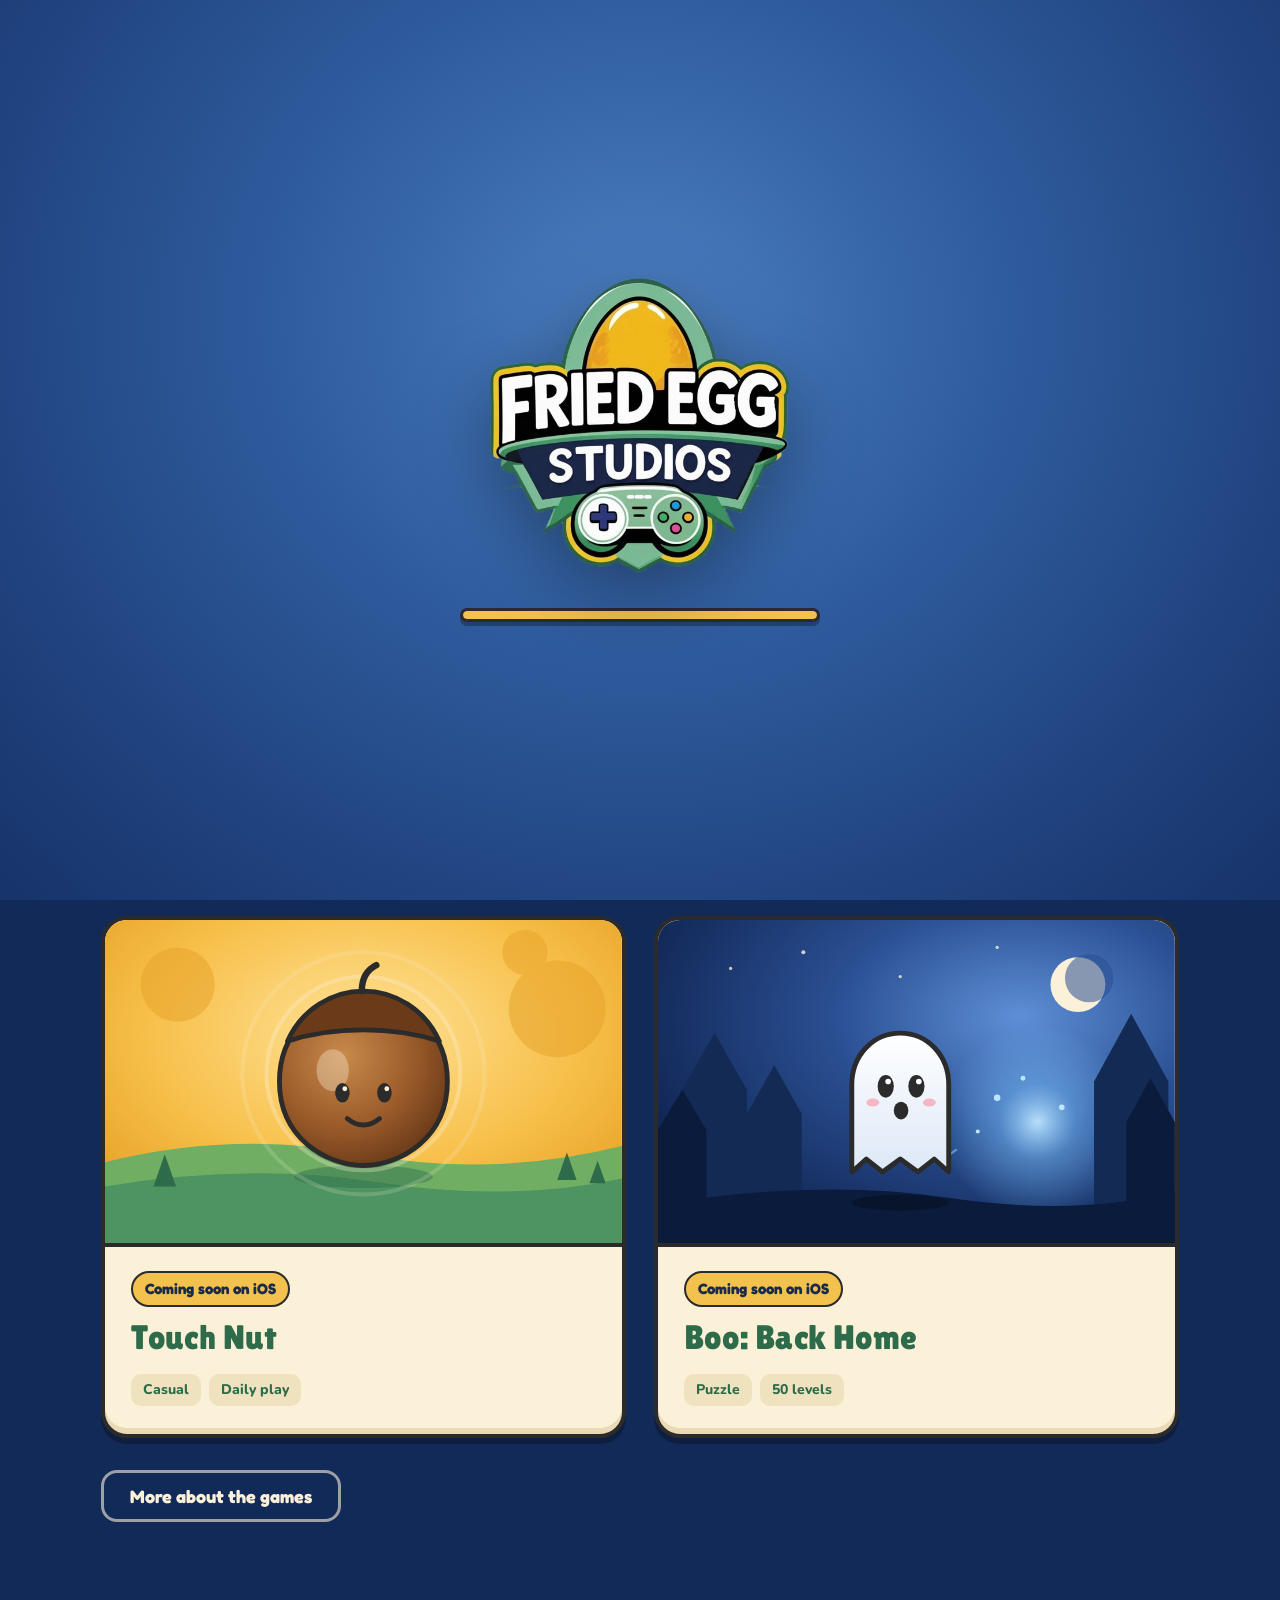
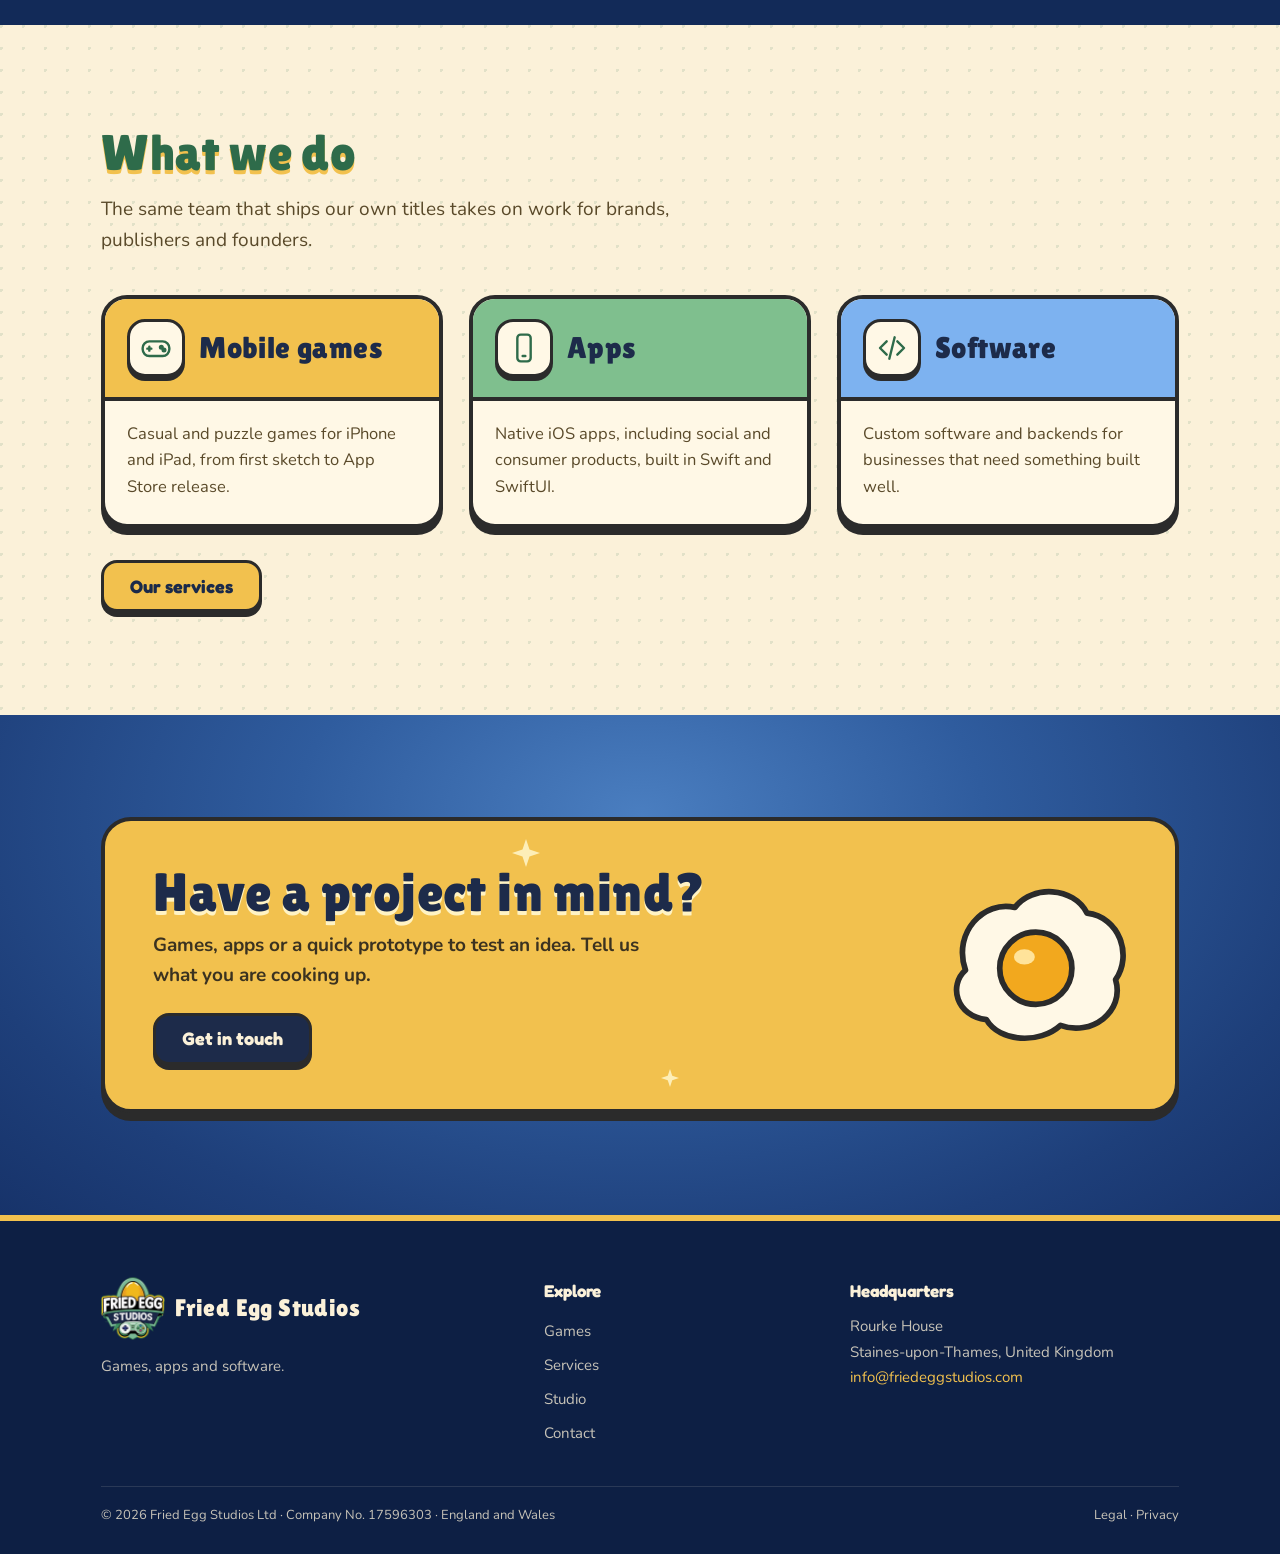
<file: index.html>
<!DOCTYPE html>
<html lang="en">
<head>
<meta charset="utf-8">
<meta name="viewport" content="width=device-width, initial-scale=1">
<title>Fried Egg Studios</title>
<meta name="description" content="Fried Egg Studios is an independent UK studio making mobile games, apps and software. Makers of Touch Nut and Boo: Back Home.">
<meta property="og:title" content="Fried Egg Studios">
<meta property="og:description" content="Fried Egg Studios is an independent UK studio making mobile games, apps and software. Makers of Touch Nut and Boo: Back Home.">
<meta property="og:type" content="website">
<meta property="og:url" content="https://friedeggstudios.com/">
<meta name="theme-color" content="#122a58">
<link rel="icon" type="image/png" href="favicon.png">
<link rel="apple-touch-icon" href="apple-touch-icon.png">
<link rel="preload" href="lilita-one.woff2" as="font" type="font/woff2" crossorigin>
<link rel="preload" href="nunito-400.woff2" as="font" type="font/woff2" crossorigin>
<link rel="preload" href="fredoka-700.woff2" as="font" type="font/woff2" crossorigin>
<script>try{if(sessionStorage.getItem('fes-splash'))document.documentElement.classList.add('seen');else document.documentElement.classList.add('splashing')}catch(e){document.documentElement.classList.add('splashing')}</script>
<link rel="stylesheet" href="style.css">
</head>
<body>
<div id="splash" role="status" aria-label="Loading Fried Egg Studios"><img src="logo.webp" alt="Fried Egg Studios" width="520" height="512"><div class="track"><div class="fillbar"></div></div></div>
<header>
  <div class="wrap nav">
    <a class="brand" href="index.html"><img src="logo.webp" alt="" width="46" height="45">Fried Egg Studios</a>
    <button class="toggle" type="button" aria-expanded="false" aria-controls="menu" aria-label="Open menu"><svg width="24" height="24" viewBox="0 0 24 24" fill="none" stroke="currentColor" stroke-width="2" stroke-linecap="round" aria-hidden="true"><path d="M4 7h16M4 12h16M4 17h16"/></svg></button>
    <nav class="menu" id="menu" aria-label="Main"><a href="index.html" aria-current="page">Home</a><a href="games.html">Games</a><a href="services.html">Services</a><a href="studio.html">Studio</a><a class="cta" href="contact.html">Contact</a></nav>
  </div>
</header>
<main>
<section class="sky"><div class="wrap hero">
  <div class="copy">
    <h1>Games served sunny side up.</h1>
    <p class="lead">Fried Egg Studios is an independent studio in the United Kingdom. We make our own mobile games, and we design and build apps and software for clients.</p>
    <div class="btns"><a class="btn yolk" href="games.html">See our games</a><a class="btn ghost" href="services.html">Work with us</a></div>
  </div>
  <div class="stage">
    <img src="logo.webp" alt="Fried Egg Studios logo" width="520" height="512">
  </div>
</div></section>

<section class="band deep"><div class="wrap">
  <div class="head"><h2>Our games</h2><p class="lead">Coming soon to iPhone.</p></div>
  <div class="grid2">
    <article class="panel game"><div class="art"><svg viewBox="0 0 640 400" role="img" aria-label="Touch Nut key art: a glossy hazelnut bouncing on a sunny forest floor">
<defs><radialGradient id="tnsky" cx="50%" cy="35%" r="75%"><stop offset="0" stop-color="#FFE39A"/><stop offset=".55" stop-color="#F7C04A"/><stop offset="1" stop-color="#E39A1F"/></radialGradient>
<radialGradient id="tnnut" cx="38%" cy="35%" r="70%"><stop offset="0" stop-color="#C98A4B"/><stop offset=".6" stop-color="#9A5B2A"/><stop offset="1" stop-color="#6B3A18"/></radialGradient></defs>
<rect width="640" height="400" fill="url(#tnsky)"/>
<g fill="#E8A42C" opacity=".55"><circle cx="90" cy="80" r="46"/><circle cx="560" cy="110" r="60"/><circle cx="520" cy="40" r="28"/></g>
<path d="M0 300 Q160 260 320 290 T640 280 V400 H0Z" fill="#6FAE63"/>
<path d="M0 330 Q180 300 340 325 T640 320 V400 H0Z" fill="#4E9461"/>
<g fill="#2E6B4A"><path d="M60 330l14-40 14 40z"/><path d="M560 322l12-34 12 34z"/><path d="M600 326l10-28 10 28z"/></g>
<ellipse cx="320" cy="318" rx="86" ry="14" fill="#2E6B4A" opacity=".45"/>
<g stroke="#FBF1D9" stroke-width="5" fill="none" opacity=".9"><circle cx="320" cy="190" r="120" opacity=".35"/><circle cx="320" cy="190" r="150" opacity=".2"/></g>
<path d="M320 96c-62 0-104 46-104 104 0 70 58 104 104 104s104-34 104-104c0-58-42-104-104-104z" fill="url(#tnnut)" stroke="#2B2B2B" stroke-width="6"/>
<path d="M226 150c18-40 56-62 94-62s76 22 94 62c-30-10-62-14-94-14s-64 4-94 14z" fill="#6B3A18" stroke="#2B2B2B" stroke-width="6" stroke-linejoin="round"/>
<path d="M318 88c0-14 6-26 18-32" stroke="#2B2B2B" stroke-width="8" stroke-linecap="round" fill="none"/>
<ellipse cx="282" cy="186" rx="20" ry="26" fill="#FBF1D9" opacity=".35"/>
<g fill="#2B2B2B"><ellipse cx="294" cy="214" rx="9" ry="12"/><ellipse cx="346" cy="214" rx="9" ry="12"/></g>
<path d="M300 246q20 16 40 0" stroke="#2B2B2B" stroke-width="6" stroke-linecap="round" fill="none"/>
<g fill="#FBF1D9"><circle cx="297" cy="209" r="3"/><circle cx="349" cy="209" r="3"/></g>
</svg></div><div class="body">
<span class="date">Coming soon on iOS</span><h3>Touch Nut</h3><div class="tags"><span class="tag">Casual</span><span class="tag">Daily play</span></div></div></article>
    <article class="panel game"><div class="art"><svg viewBox="0 0 640 400" role="img" aria-label="Boo: Back Home key art: a small ghost floating through a moonlit forest toward a blue light">
<defs><radialGradient id="bbsky" cx="70%" cy="30%" r="80%"><stop offset="0" stop-color="#5E8FD6"/><stop offset=".45" stop-color="#2A4F92"/><stop offset="1" stop-color="#0F2350"/></radialGradient>
<radialGradient id="bbglow" cx="50%" cy="50%" r="50%"><stop offset="0" stop-color="#BFE6FF" stop-opacity=".95"/><stop offset=".4" stop-color="#7CC4FF" stop-opacity=".45"/><stop offset="1" stop-color="#7CC4FF" stop-opacity="0"/></radialGradient>
<linearGradient id="bbghost" x1="0" y1="0" x2="0" y2="1"><stop offset="0" stop-color="#FFFFFF"/><stop offset="1" stop-color="#DDE8F7"/></linearGradient></defs>
<rect width="640" height="400" fill="url(#bbsky)"/>
<circle cx="520" cy="80" r="34" fill="#FBF1D9"/><circle cx="534" cy="72" r="30" fill="#2A4F92" opacity=".55"/>
<g fill="#FBF1D9" opacity=".8"><circle cx="90" cy="60" r="2"/><circle cx="180" cy="40" r="2.5"/><circle cx="300" cy="70" r="2"/><circle cx="420" cy="34" r="2"/><circle cx="600" cy="150" r="2"/></g>
<circle cx="470" cy="250" r="120" fill="url(#bbglow)"/>
<g fill="#132a55"><path d="M30 400V210l40-70 40 70v190z"/><path d="M110 400V240l34-60 34 60v160z"/><path d="M540 400V200l46-84 46 84v200z"/></g>
<g fill="#0b1b3b"><path d="M0 400V260l30-50 30 50v140z"/><path d="M580 400V250l30-54 30 54v150z"/></g>
<path d="M0 352 Q200 320 360 344 T640 336 V400 H0Z" fill="#0b1b3b"/>
<g stroke="#7CC4FF" stroke-width="3" fill="none" opacity=".6"><path d="M250 300q30-20 60-6t60-10"/></g>
<ellipse cx="300" cy="350" rx="60" ry="10" fill="#000" opacity=".25"/>
<g transform="translate(240 140)">
<path d="M60 0C26 0 0 28 0 64v108l18-16 20 16 22-16 22 16 20-16 18 16V64C120 28 94 0 60 0z" fill="url(#bbghost)" stroke="#2B2B2B" stroke-width="6" stroke-linejoin="round"/>
<g fill="#2B2B2B"><ellipse cx="42" cy="66" rx="10" ry="14"/><ellipse cx="80" cy="66" rx="10" ry="14"/></g>
<g fill="#FFFFFF"><circle cx="45" cy="60" r="3.5"/><circle cx="83" cy="60" r="3.5"/></g>
<ellipse cx="61" cy="96" rx="9" ry="11" fill="#2B2B2B"/>
<g fill="#F7A8B8" opacity=".8"><ellipse cx="26" cy="86" rx="8" ry="5"/><ellipse cx="96" cy="86" rx="8" ry="5"/></g>
</g>
<g fill="#BFE6FF"><circle cx="420" cy="220" r="4"/><circle cx="452" cy="196" r="3"/><circle cx="500" cy="232" r="3.5"/><circle cx="396" cy="262" r="2.5"/></g>
</svg></div><div class="body">
<span class="date">Coming soon on iOS</span><h3>Boo: Back Home</h3><div class="tags"><span class="tag">Puzzle</span><span class="tag">50 levels</span></div></div></article>
  </div>
  <div class="btns" style="margin-top:32px"><a class="btn ghost" href="games.html">More about the games</a></div>
</div></section>

<section class="band cream"><div class="wrap">
  <div class="head"><h2>What we do</h2><p class="lead">The same team that ships our own titles takes on work for brands, publishers and founders.</p></div>
  <div class="lively">
    <div class="tile"><div class="cap y"><span class="badge"><svg viewBox="0 0 24 24" fill="none" stroke="#2E6B4A" stroke-width="1.8" stroke-linecap="round" stroke-linejoin="round" aria-hidden="true"><rect x="2" y="7" width="20" height="11" rx="5"/><path d="M7 11v3M5.5 12.5h3"/><circle cx="16" cy="11.5" r="1"/><circle cx="18" cy="13.5" r="1"/></svg></span><h3>Mobile games</h3></div><p class="txt">Casual and puzzle games for iPhone and iPad, from first sketch to App Store release.</p></div>
    <div class="tile"><div class="cap g"><span class="badge"><svg viewBox="0 0 24 24" fill="none" stroke="#2E6B4A" stroke-width="1.8" stroke-linecap="round" stroke-linejoin="round" aria-hidden="true"><rect x="7" y="2" width="10" height="20" rx="2.5"/><path d="M11 18h2"/></svg></span><h3>Apps</h3></div><p class="txt">Native iOS apps, including social and consumer products, built in Swift and SwiftUI.</p></div>
    <div class="tile"><div class="cap b"><span class="badge"><svg viewBox="0 0 24 24" fill="none" stroke="#2E6B4A" stroke-width="1.8" stroke-linecap="round" stroke-linejoin="round" aria-hidden="true"><path d="M8 7l-5 5 5 5M16 7l5 5-5 5M14 4l-4 16"/></svg></span><h3>Software</h3></div><p class="txt">Custom software and backends for businesses that need something built well.</p></div>
  </div>
  <div class="btns" style="margin-top:32px"><a class="btn yolk" href="services.html">Our services</a></div>
</div></section>
<section class="band sky"><div class="wrap">
  <div class="cta2">
    <svg class="spark" width="28" height="28" viewBox="0 0 24 24" style="left:38%;top:18px" aria-hidden="true"><path d="M12 0l3 9 9 3-9 3-3 9-3-9-9-3 9-3z"/></svg>
    <svg class="spark" width="18" height="18" viewBox="0 0 24 24" style="left:52%;bottom:22px" aria-hidden="true"><path d="M12 0l3 9 9 3-9 3-3 9-3-9-9-3 9-3z"/></svg>
    <div><h2>Have a project in mind?</h2><p>Games, apps or a quick prototype to test an idea. Tell us what you are cooking up.</p><a class="btn" href="contact.html">Get in touch</a></div>
    <svg class="egg" viewBox="0 0 200 180" aria-hidden="true"><path d="M30 96c-14-40 20-74 52-66 18-24 62-22 76 6 34 4 48 44 30 70 10 34-26 60-58 48-22 20-64 18-78-6-32-4-40-36-22-52z" fill="#fff8e6" stroke="#2B2B2B" stroke-width="6" stroke-linejoin="round"/><circle cx="104" cy="94" r="38" fill="#F2A81E" stroke="#2B2B2B" stroke-width="6"/><ellipse cx="92" cy="82" rx="11" ry="8" fill="#FFE39A"/></svg>
  </div>
</div></section>
</main>
<footer>
  <div class="wrap">
    <div class="foot">
      <div>
        <a class="brand" href="index.html"><img src="logo.webp" alt="" width="64" height="63">Fried Egg Studios</a>
        <p style="margin-top:14px;max-width:40ch">Games, apps and software.</p>
      </div>
      <div><h4>Explore</h4><ul><li><a href="games.html">Games</a></li><li><a href="services.html">Services</a></li><li><a href="studio.html">Studio</a></li><li><a href="contact.html">Contact</a></li></ul></div>
      <div><h4>Headquarters</h4><address>Rourke House<br>Staines-upon-Thames, United Kingdom<br><a href="mailto:info@friedeggstudios.com">info@friedeggstudios.com</a></address></div>
    </div>
    <div class="legal-line"><span>© 2026 Fried Egg Studios Ltd · Company No. 17596303 · England and Wales</span><span><a href="legal.html">Legal</a> · <a href="legal.html#privacy">Privacy</a></span></div>
  </div>
</footer>
<script>
{const sp=document.getElementById('splash'),h=document.documentElement;
if(h.classList.contains('splashing')){setTimeout(()=>{sp.classList.add('done');h.classList.remove('splashing');try{sessionStorage.setItem('fes-splash','1')}catch(e){}},3000)}}
{const b=document.querySelector('.toggle'),m=document.getElementById('menu');
b.addEventListener('click',()=>{const o=m.classList.toggle('open');b.setAttribute('aria-expanded',o);b.setAttribute('aria-label',o?'Close menu':'Open menu')});}
</script>
</body>
</html>
</file>
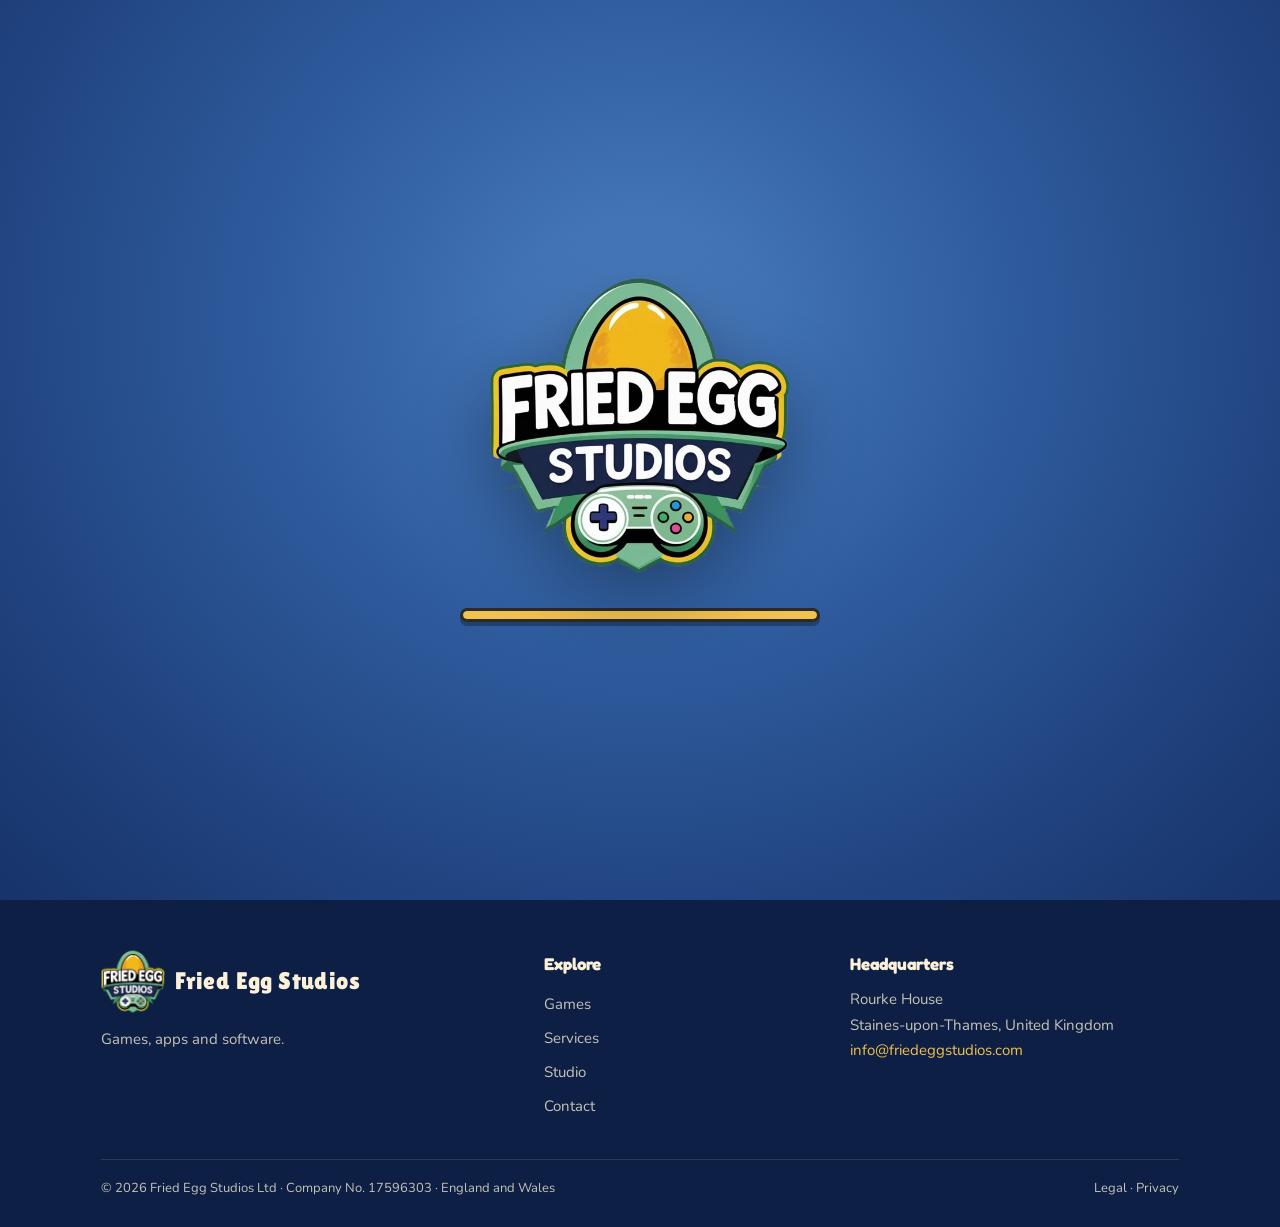
<file: contact.html>
<!DOCTYPE html>
<html lang="en">
<head>
<meta charset="utf-8">
<meta name="viewport" content="width=device-width, initial-scale=1">
<title>Contact · Fried Egg Studios</title>
<meta name="description" content="Contact Fried Egg Studios.">
<meta property="og:title" content="Contact · Fried Egg Studios">
<meta property="og:description" content="Contact Fried Egg Studios.">
<meta property="og:type" content="website">
<meta property="og:url" content="https://friedeggstudios.com/contact.html">
<meta name="theme-color" content="#122a58">
<link rel="icon" type="image/png" href="favicon.png">
<link rel="apple-touch-icon" href="apple-touch-icon.png">
<link rel="preload" href="lilita-one.woff2" as="font" type="font/woff2" crossorigin>
<link rel="preload" href="nunito-400.woff2" as="font" type="font/woff2" crossorigin>
<link rel="preload" href="fredoka-700.woff2" as="font" type="font/woff2" crossorigin>
<script>try{if(sessionStorage.getItem('fes-splash'))document.documentElement.classList.add('seen');else document.documentElement.classList.add('splashing')}catch(e){document.documentElement.classList.add('splashing')}</script>
<link rel="stylesheet" href="style.css">
</head>
<body>
<div id="splash" role="status" aria-label="Loading Fried Egg Studios"><img src="logo.webp" alt="Fried Egg Studios" width="520" height="512"><div class="track"><div class="fillbar"></div></div></div>
<header>
  <div class="wrap nav">
    <a class="brand" href="index.html"><img src="logo.webp" alt="" width="46" height="45">Fried Egg Studios</a>
    <button class="toggle" type="button" aria-expanded="false" aria-controls="menu" aria-label="Open menu"><svg width="24" height="24" viewBox="0 0 24 24" fill="none" stroke="currentColor" stroke-width="2" stroke-linecap="round" aria-hidden="true"><path d="M4 7h16M4 12h16M4 17h16"/></svg></button>
    <nav class="menu" id="menu" aria-label="Main"><a href="index.html">Home</a><a href="games.html">Games</a><a href="services.html">Services</a><a href="studio.html">Studio</a><a class="cta" href="contact.html" aria-current="page">Contact</a></nav>
  </div>
</header>
<main>
<section class="sky page-hero"><div class="wrap"><div class="copy">
  <h1>Contact</h1>
  <p class="lead">Client projects, partnerships, press or player questions. Write to us and we will reply as soon as we can.</p>
</div></div></section>

<section class="band cream"><div class="wrap">
  <div class="grid2">
    <div class="panel card" style="padding:32px;gap:14px">
      <h2 style="font-size:32px">Email</h2>
      <p>For every enquiry:</p>
      <a class="mail" href="mailto:info@friedeggstudios.com">info@friedeggstudios.com</a>
      <p style="font-size:15px">Tell us a little about your project, your timeline and how to reach you.</p>
    </div>
    <div class="panel" style="padding:24px 28px">
      <h2 style="font-size:32px;margin-bottom:8px">Company details</h2>
      <table class="facts"><tbody>
        <tr><th scope="row">Company</th><td>Fried Egg Studios Ltd</td></tr>
        <tr><th scope="row">Company number</th><td>17596303</td></tr>
        <tr><th scope="row">Address</th><td>Rourke House, Staines-upon-Thames, United Kingdom</td></tr>
      </tbody></table>
    </div>
  </div>
</div></section>
</main>
<footer>
  <div class="wrap">
    <div class="foot">
      <div>
        <a class="brand" href="index.html"><img src="logo.webp" alt="" width="64" height="63">Fried Egg Studios</a>
        <p style="margin-top:14px;max-width:40ch">Games, apps and software.</p>
      </div>
      <div><h4>Explore</h4><ul><li><a href="games.html">Games</a></li><li><a href="services.html">Services</a></li><li><a href="studio.html">Studio</a></li><li><a href="contact.html">Contact</a></li></ul></div>
      <div><h4>Headquarters</h4><address>Rourke House<br>Staines-upon-Thames, United Kingdom<br><a href="mailto:info@friedeggstudios.com">info@friedeggstudios.com</a></address></div>
    </div>
    <div class="legal-line"><span>© 2026 Fried Egg Studios Ltd · Company No. 17596303 · England and Wales</span><span><a href="legal.html">Legal</a> · <a href="legal.html#privacy">Privacy</a></span></div>
  </div>
</footer>
<script>
{const sp=document.getElementById('splash'),h=document.documentElement;
if(h.classList.contains('splashing')){setTimeout(()=>{sp.classList.add('done');h.classList.remove('splashing');try{sessionStorage.setItem('fes-splash','1')}catch(e){}},3000)}}
{const b=document.querySelector('.toggle'),m=document.getElementById('menu');
b.addEventListener('click',()=>{const o=m.classList.toggle('open');b.setAttribute('aria-expanded',o);b.setAttribute('aria-label',o?'Close menu':'Open menu')});}
</script>
</body>
</html>
</file>
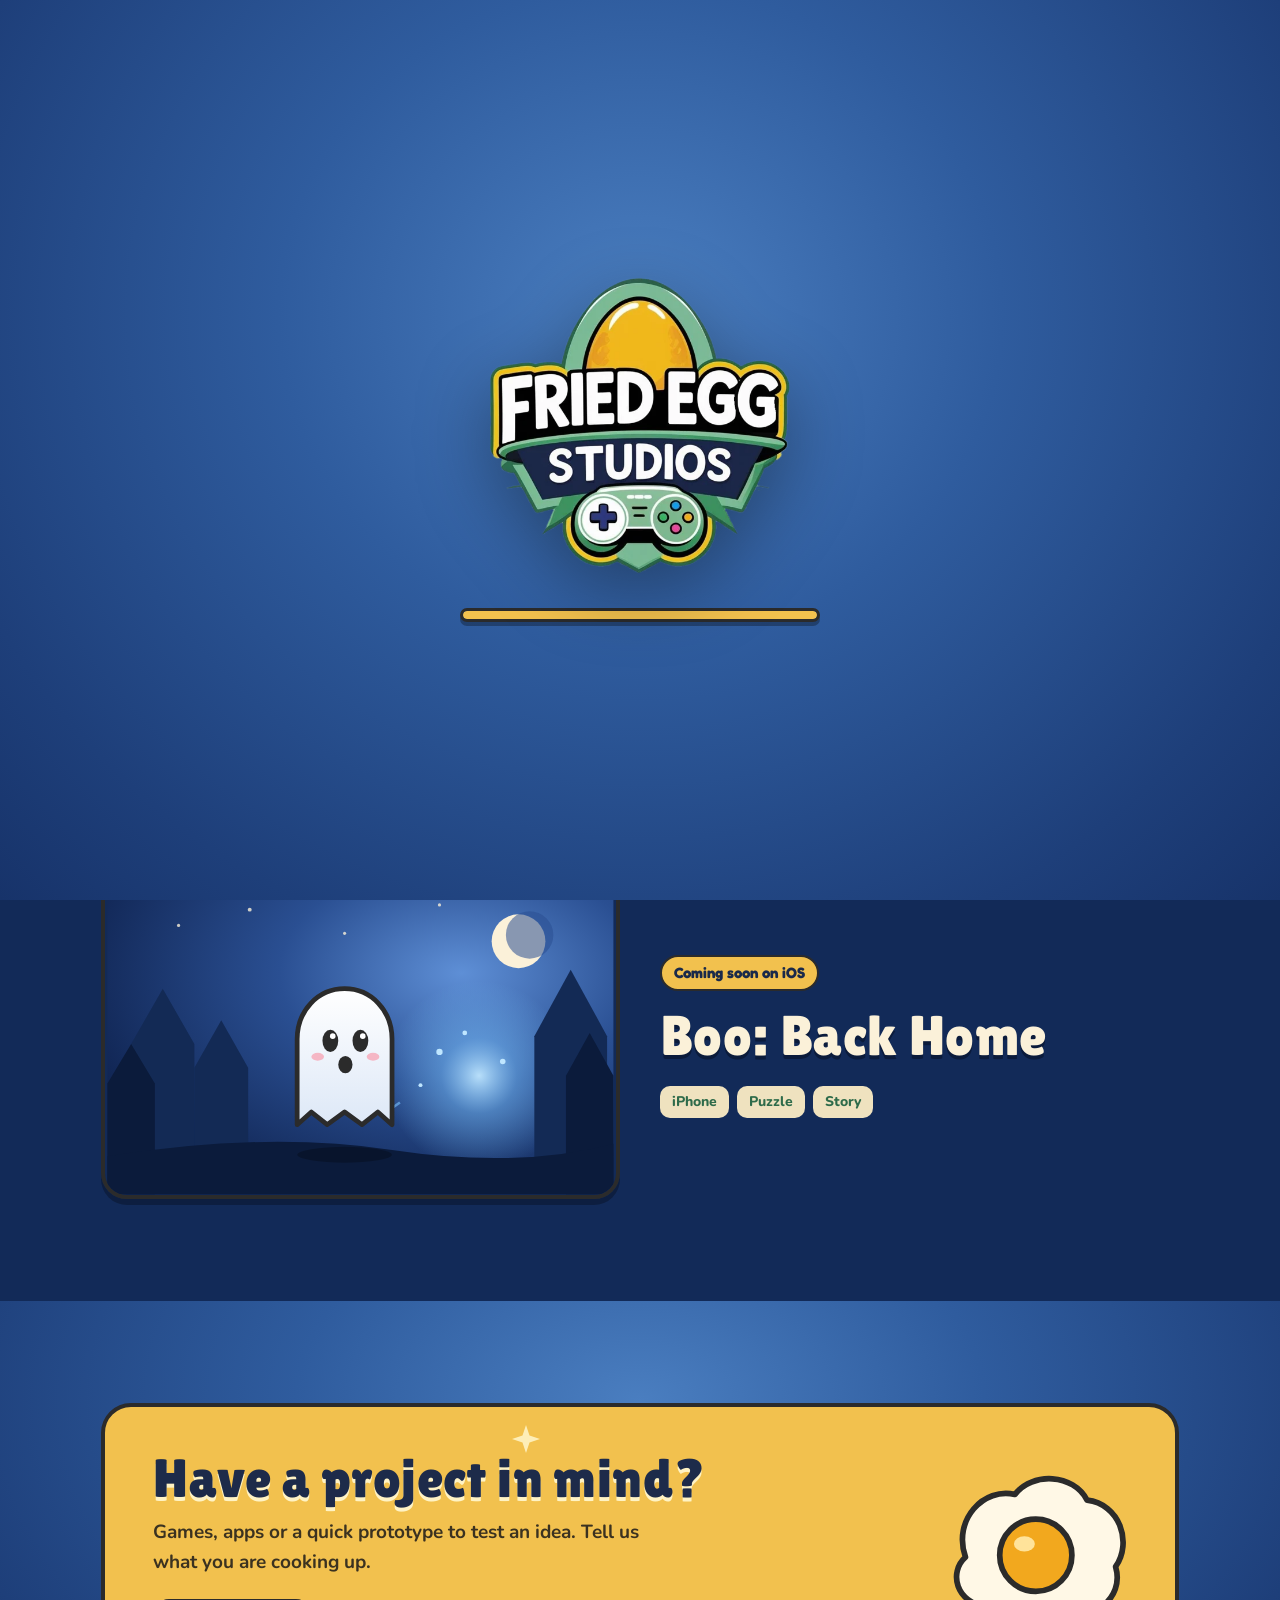
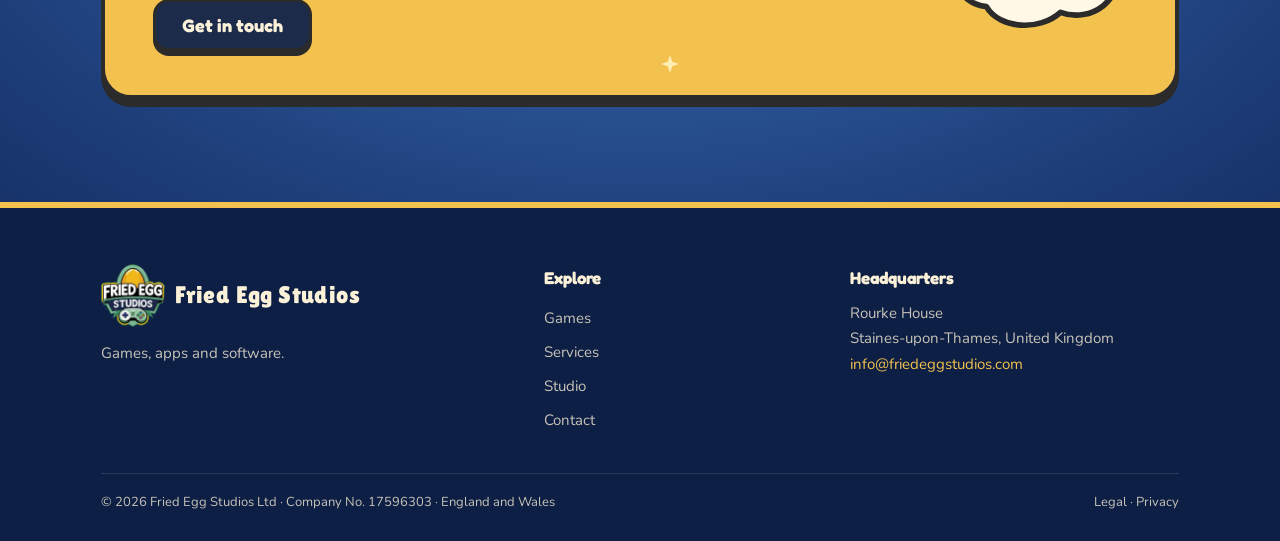
<file: games.html>
<!DOCTYPE html>
<html lang="en">
<head>
<meta charset="utf-8">
<meta name="viewport" content="width=device-width, initial-scale=1">
<title>Games · Fried Egg Studios</title>
<meta name="description" content="Touch Nut and Boo: Back Home, coming soon to iPhone.">
<meta property="og:title" content="Games · Fried Egg Studios">
<meta property="og:description" content="Touch Nut and Boo: Back Home, coming soon to iPhone.">
<meta property="og:type" content="website">
<meta property="og:url" content="https://friedeggstudios.com/games.html">
<meta name="theme-color" content="#122a58">
<link rel="icon" type="image/png" href="favicon.png">
<link rel="apple-touch-icon" href="apple-touch-icon.png">
<link rel="preload" href="lilita-one.woff2" as="font" type="font/woff2" crossorigin>
<link rel="preload" href="nunito-400.woff2" as="font" type="font/woff2" crossorigin>
<link rel="preload" href="fredoka-700.woff2" as="font" type="font/woff2" crossorigin>
<script>try{if(sessionStorage.getItem('fes-splash'))document.documentElement.classList.add('seen');else document.documentElement.classList.add('splashing')}catch(e){document.documentElement.classList.add('splashing')}</script>
<link rel="stylesheet" href="style.css">
</head>
<body>
<div id="splash" role="status" aria-label="Loading Fried Egg Studios"><img src="logo.webp" alt="Fried Egg Studios" width="520" height="512"><div class="track"><div class="fillbar"></div></div></div>
<header>
  <div class="wrap nav">
    <a class="brand" href="index.html"><img src="logo.webp" alt="" width="46" height="45">Fried Egg Studios</a>
    <button class="toggle" type="button" aria-expanded="false" aria-controls="menu" aria-label="Open menu"><svg width="24" height="24" viewBox="0 0 24 24" fill="none" stroke="currentColor" stroke-width="2" stroke-linecap="round" aria-hidden="true"><path d="M4 7h16M4 12h16M4 17h16"/></svg></button>
    <nav class="menu" id="menu" aria-label="Main"><a href="index.html">Home</a><a href="games.html" aria-current="page">Games</a><a href="services.html">Services</a><a href="studio.html">Studio</a><a class="cta" href="contact.html">Contact</a></nav>
  </div>
</header>
<main>
<section class="sky page-hero"><div class="wrap"><div class="copy">
  <h1>Our games</h1>
  <p class="lead">Small games with a lot of care in them. Coming soon to iPhone.</p>
</div></div></section>

<section class="band deep"><div class="wrap">
  <div class="detail" id="touch-nut">
    <div class="art"><svg viewBox="0 0 640 400" role="img" aria-label="Touch Nut key art: a glossy hazelnut bouncing on a sunny forest floor">
<defs><radialGradient id="tnsky" cx="50%" cy="35%" r="75%"><stop offset="0" stop-color="#FFE39A"/><stop offset=".55" stop-color="#F7C04A"/><stop offset="1" stop-color="#E39A1F"/></radialGradient>
<radialGradient id="tnnut" cx="38%" cy="35%" r="70%"><stop offset="0" stop-color="#C98A4B"/><stop offset=".6" stop-color="#9A5B2A"/><stop offset="1" stop-color="#6B3A18"/></radialGradient></defs>
<rect width="640" height="400" fill="url(#tnsky)"/>
<g fill="#E8A42C" opacity=".55"><circle cx="90" cy="80" r="46"/><circle cx="560" cy="110" r="60"/><circle cx="520" cy="40" r="28"/></g>
<path d="M0 300 Q160 260 320 290 T640 280 V400 H0Z" fill="#6FAE63"/>
<path d="M0 330 Q180 300 340 325 T640 320 V400 H0Z" fill="#4E9461"/>
<g fill="#2E6B4A"><path d="M60 330l14-40 14 40z"/><path d="M560 322l12-34 12 34z"/><path d="M600 326l10-28 10 28z"/></g>
<ellipse cx="320" cy="318" rx="86" ry="14" fill="#2E6B4A" opacity=".45"/>
<g stroke="#FBF1D9" stroke-width="5" fill="none" opacity=".9"><circle cx="320" cy="190" r="120" opacity=".35"/><circle cx="320" cy="190" r="150" opacity=".2"/></g>
<path d="M320 96c-62 0-104 46-104 104 0 70 58 104 104 104s104-34 104-104c0-58-42-104-104-104z" fill="url(#tnnut)" stroke="#2B2B2B" stroke-width="6"/>
<path d="M226 150c18-40 56-62 94-62s76 22 94 62c-30-10-62-14-94-14s-64 4-94 14z" fill="#6B3A18" stroke="#2B2B2B" stroke-width="6" stroke-linejoin="round"/>
<path d="M318 88c0-14 6-26 18-32" stroke="#2B2B2B" stroke-width="8" stroke-linecap="round" fill="none"/>
<ellipse cx="282" cy="186" rx="20" ry="26" fill="#FBF1D9" opacity=".35"/>
<g fill="#2B2B2B"><ellipse cx="294" cy="214" rx="9" ry="12"/><ellipse cx="346" cy="214" rx="9" ry="12"/></g>
<path d="M300 246q20 16 40 0" stroke="#2B2B2B" stroke-width="6" stroke-linecap="round" fill="none"/>
<g fill="#FBF1D9"><circle cx="297" cy="209" r="3"/><circle cx="349" cy="209" r="3"/></g>
</svg></div>
    <div class="copy">
      <span class="date">Coming soon on iOS</span>
      <h2>Touch Nut</h2>
      <div class="tags"><span class="tag">iPhone</span><span class="tag">Casual</span><span class="tag">Single player</span></div>
    </div>
  </div>
  <div class="detail" id="boo-back-home">
    <div class="art"><svg viewBox="0 0 640 400" role="img" aria-label="Boo: Back Home key art: a small ghost floating through a moonlit forest toward a blue light">
<defs><radialGradient id="bbsky" cx="70%" cy="30%" r="80%"><stop offset="0" stop-color="#5E8FD6"/><stop offset=".45" stop-color="#2A4F92"/><stop offset="1" stop-color="#0F2350"/></radialGradient>
<radialGradient id="bbglow" cx="50%" cy="50%" r="50%"><stop offset="0" stop-color="#BFE6FF" stop-opacity=".95"/><stop offset=".4" stop-color="#7CC4FF" stop-opacity=".45"/><stop offset="1" stop-color="#7CC4FF" stop-opacity="0"/></radialGradient>
<linearGradient id="bbghost" x1="0" y1="0" x2="0" y2="1"><stop offset="0" stop-color="#FFFFFF"/><stop offset="1" stop-color="#DDE8F7"/></linearGradient></defs>
<rect width="640" height="400" fill="url(#bbsky)"/>
<circle cx="520" cy="80" r="34" fill="#FBF1D9"/><circle cx="534" cy="72" r="30" fill="#2A4F92" opacity=".55"/>
<g fill="#FBF1D9" opacity=".8"><circle cx="90" cy="60" r="2"/><circle cx="180" cy="40" r="2.5"/><circle cx="300" cy="70" r="2"/><circle cx="420" cy="34" r="2"/><circle cx="600" cy="150" r="2"/></g>
<circle cx="470" cy="250" r="120" fill="url(#bbglow)"/>
<g fill="#132a55"><path d="M30 400V210l40-70 40 70v190z"/><path d="M110 400V240l34-60 34 60v160z"/><path d="M540 400V200l46-84 46 84v200z"/></g>
<g fill="#0b1b3b"><path d="M0 400V260l30-50 30 50v140z"/><path d="M580 400V250l30-54 30 54v150z"/></g>
<path d="M0 352 Q200 320 360 344 T640 336 V400 H0Z" fill="#0b1b3b"/>
<g stroke="#7CC4FF" stroke-width="3" fill="none" opacity=".6"><path d="M250 300q30-20 60-6t60-10"/></g>
<ellipse cx="300" cy="350" rx="60" ry="10" fill="#000" opacity=".25"/>
<g transform="translate(240 140)">
<path d="M60 0C26 0 0 28 0 64v108l18-16 20 16 22-16 22 16 20-16 18 16V64C120 28 94 0 60 0z" fill="url(#bbghost)" stroke="#2B2B2B" stroke-width="6" stroke-linejoin="round"/>
<g fill="#2B2B2B"><ellipse cx="42" cy="66" rx="10" ry="14"/><ellipse cx="80" cy="66" rx="10" ry="14"/></g>
<g fill="#FFFFFF"><circle cx="45" cy="60" r="3.5"/><circle cx="83" cy="60" r="3.5"/></g>
<ellipse cx="61" cy="96" rx="9" ry="11" fill="#2B2B2B"/>
<g fill="#F7A8B8" opacity=".8"><ellipse cx="26" cy="86" rx="8" ry="5"/><ellipse cx="96" cy="86" rx="8" ry="5"/></g>
</g>
<g fill="#BFE6FF"><circle cx="420" cy="220" r="4"/><circle cx="452" cy="196" r="3"/><circle cx="500" cy="232" r="3.5"/><circle cx="396" cy="262" r="2.5"/></g>
</svg></div>
    <div class="copy">
      <span class="date">Coming soon on iOS</span>
      <h2>Boo: Back Home</h2>
      <div class="tags"><span class="tag">iPhone</span><span class="tag">Puzzle</span><span class="tag">Story</span></div>
    </div>
  </div>
</div></section>
<section class="band sky"><div class="wrap">
  <div class="cta2">
    <svg class="spark" width="28" height="28" viewBox="0 0 24 24" style="left:38%;top:18px" aria-hidden="true"><path d="M12 0l3 9 9 3-9 3-3 9-3-9-9-3 9-3z"/></svg>
    <svg class="spark" width="18" height="18" viewBox="0 0 24 24" style="left:52%;bottom:22px" aria-hidden="true"><path d="M12 0l3 9 9 3-9 3-3 9-3-9-9-3 9-3z"/></svg>
    <div><h2>Have a project in mind?</h2><p>Games, apps or a quick prototype to test an idea. Tell us what you are cooking up.</p><a class="btn" href="contact.html">Get in touch</a></div>
    <svg class="egg" viewBox="0 0 200 180" aria-hidden="true"><path d="M30 96c-14-40 20-74 52-66 18-24 62-22 76 6 34 4 48 44 30 70 10 34-26 60-58 48-22 20-64 18-78-6-32-4-40-36-22-52z" fill="#fff8e6" stroke="#2B2B2B" stroke-width="6" stroke-linejoin="round"/><circle cx="104" cy="94" r="38" fill="#F2A81E" stroke="#2B2B2B" stroke-width="6"/><ellipse cx="92" cy="82" rx="11" ry="8" fill="#FFE39A"/></svg>
  </div>
</div></section>
</main>
<footer>
  <div class="wrap">
    <div class="foot">
      <div>
        <a class="brand" href="index.html"><img src="logo.webp" alt="" width="64" height="63">Fried Egg Studios</a>
        <p style="margin-top:14px;max-width:40ch">Games, apps and software.</p>
      </div>
      <div><h4>Explore</h4><ul><li><a href="games.html">Games</a></li><li><a href="services.html">Services</a></li><li><a href="studio.html">Studio</a></li><li><a href="contact.html">Contact</a></li></ul></div>
      <div><h4>Headquarters</h4><address>Rourke House<br>Staines-upon-Thames, United Kingdom<br><a href="mailto:info@friedeggstudios.com">info@friedeggstudios.com</a></address></div>
    </div>
    <div class="legal-line"><span>© 2026 Fried Egg Studios Ltd · Company No. 17596303 · England and Wales</span><span><a href="legal.html">Legal</a> · <a href="legal.html#privacy">Privacy</a></span></div>
  </div>
</footer>
<script>
{const sp=document.getElementById('splash'),h=document.documentElement;
if(h.classList.contains('splashing')){setTimeout(()=>{sp.classList.add('done');h.classList.remove('splashing');try{sessionStorage.setItem('fes-splash','1')}catch(e){}},3000)}}
{const b=document.querySelector('.toggle'),m=document.getElementById('menu');
b.addEventListener('click',()=>{const o=m.classList.toggle('open');b.setAttribute('aria-expanded',o);b.setAttribute('aria-label',o?'Close menu':'Open menu')});}
</script>
</body>
</html>
</file>
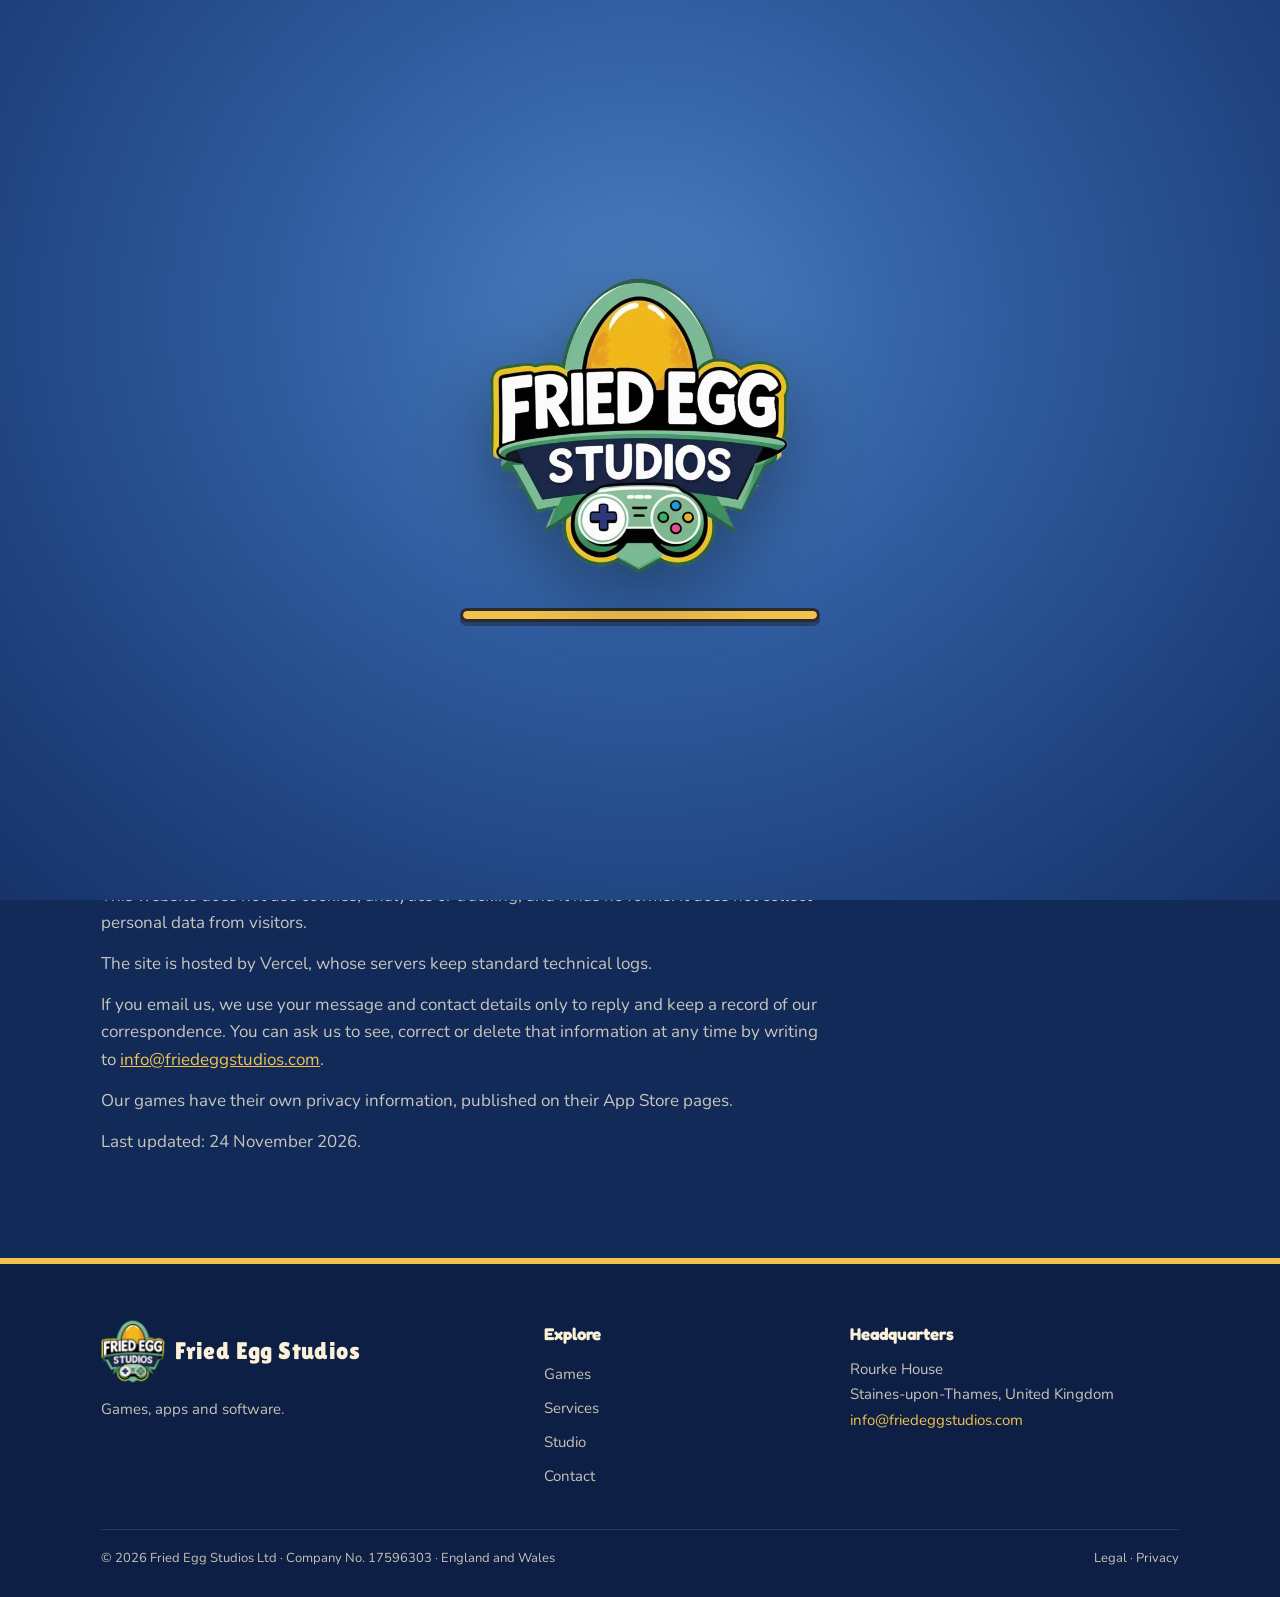
<file: legal.html>
<!DOCTYPE html>
<html lang="en">
<head>
<meta charset="utf-8">
<meta name="viewport" content="width=device-width, initial-scale=1">
<title>Company information · Fried Egg Studios</title>
<meta name="description" content="Company information and privacy notice for Fried Egg Studios Ltd.">
<meta property="og:title" content="Company information · Fried Egg Studios">
<meta property="og:description" content="Company information and privacy notice for Fried Egg Studios Ltd.">
<meta property="og:type" content="website">
<meta property="og:url" content="https://friedeggstudios.com/legal.html">
<meta name="theme-color" content="#122a58">
<link rel="icon" type="image/png" href="favicon.png">
<link rel="apple-touch-icon" href="apple-touch-icon.png">
<link rel="preload" href="lilita-one.woff2" as="font" type="font/woff2" crossorigin>
<link rel="preload" href="nunito-400.woff2" as="font" type="font/woff2" crossorigin>
<link rel="preload" href="fredoka-700.woff2" as="font" type="font/woff2" crossorigin>
<script>try{if(sessionStorage.getItem('fes-splash'))document.documentElement.classList.add('seen');else document.documentElement.classList.add('splashing')}catch(e){document.documentElement.classList.add('splashing')}</script>
<link rel="stylesheet" href="style.css">
</head>
<body>
<div id="splash" role="status" aria-label="Loading Fried Egg Studios"><img src="logo.webp" alt="Fried Egg Studios" width="520" height="512"><div class="track"><div class="fillbar"></div></div></div>
<header>
  <div class="wrap nav">
    <a class="brand" href="index.html"><img src="logo.webp" alt="" width="46" height="45">Fried Egg Studios</a>
    <button class="toggle" type="button" aria-expanded="false" aria-controls="menu" aria-label="Open menu"><svg width="24" height="24" viewBox="0 0 24 24" fill="none" stroke="currentColor" stroke-width="2" stroke-linecap="round" aria-hidden="true"><path d="M4 7h16M4 12h16M4 17h16"/></svg></button>
    <nav class="menu" id="menu" aria-label="Main"><a href="index.html">Home</a><a href="games.html">Games</a><a href="services.html">Services</a><a href="studio.html">Studio</a><a class="cta" href="contact.html">Contact</a></nav>
  </div>
</header>
<main>
<section class="sky page-hero"><div class="wrap"><div class="copy">
  <h1>Company information</h1>
  <p class="lead">Legal details for Fried Egg Studios Ltd and how this website handles your data.</p>
</div></div></section>

<section class="band deep"><div class="wrap"><div class="prose">
  <h2 style="margin-top:0">Company details</h2>
  <p>Fried Egg Studios Ltd is a private company limited by shares, registered in England and Wales under company number 17596303. It was incorporated on 23 November 2026 under the Companies Act 2006.</p>
  <p>Address: Rourke House, Staines-upon-Thames, United Kingdom.</p>
  <p>Email: <a href="mailto:info@friedeggstudios.com">info@friedeggstudios.com</a></p>

  <h2 id="privacy">Privacy</h2>
  <p>This website does not use cookies, analytics or tracking, and it has no forms. It does not collect personal data from visitors.</p>
  <p>The site is hosted by Vercel, whose servers keep standard technical logs.</p>
  <p>If you email us, we use your message and contact details only to reply and keep a record of our correspondence. You can ask us to see, correct or delete that information at any time by writing to <a href="mailto:info@friedeggstudios.com">info@friedeggstudios.com</a>.</p>
  <p>Our games have their own privacy information, published on their App Store pages.</p>
  <p>Last updated: 24 November 2026.</p>
</div></div></section>
</main>
<footer>
  <div class="wrap">
    <div class="foot">
      <div>
        <a class="brand" href="index.html"><img src="logo.webp" alt="" width="64" height="63">Fried Egg Studios</a>
        <p style="margin-top:14px;max-width:40ch">Games, apps and software.</p>
      </div>
      <div><h4>Explore</h4><ul><li><a href="games.html">Games</a></li><li><a href="services.html">Services</a></li><li><a href="studio.html">Studio</a></li><li><a href="contact.html">Contact</a></li></ul></div>
      <div><h4>Headquarters</h4><address>Rourke House<br>Staines-upon-Thames, United Kingdom<br><a href="mailto:info@friedeggstudios.com">info@friedeggstudios.com</a></address></div>
    </div>
    <div class="legal-line"><span>© 2026 Fried Egg Studios Ltd · Company No. 17596303 · England and Wales</span><span><a href="legal.html">Legal</a> · <a href="legal.html#privacy">Privacy</a></span></div>
  </div>
</footer>
<script>
{const sp=document.getElementById('splash'),h=document.documentElement;
if(h.classList.contains('splashing')){setTimeout(()=>{sp.classList.add('done');h.classList.remove('splashing');try{sessionStorage.setItem('fes-splash','1')}catch(e){}},3000)}}
{const b=document.querySelector('.toggle'),m=document.getElementById('menu');
b.addEventListener('click',()=>{const o=m.classList.toggle('open');b.setAttribute('aria-expanded',o);b.setAttribute('aria-label',o?'Close menu':'Open menu')});}
</script>
</body>
</html>
</file>
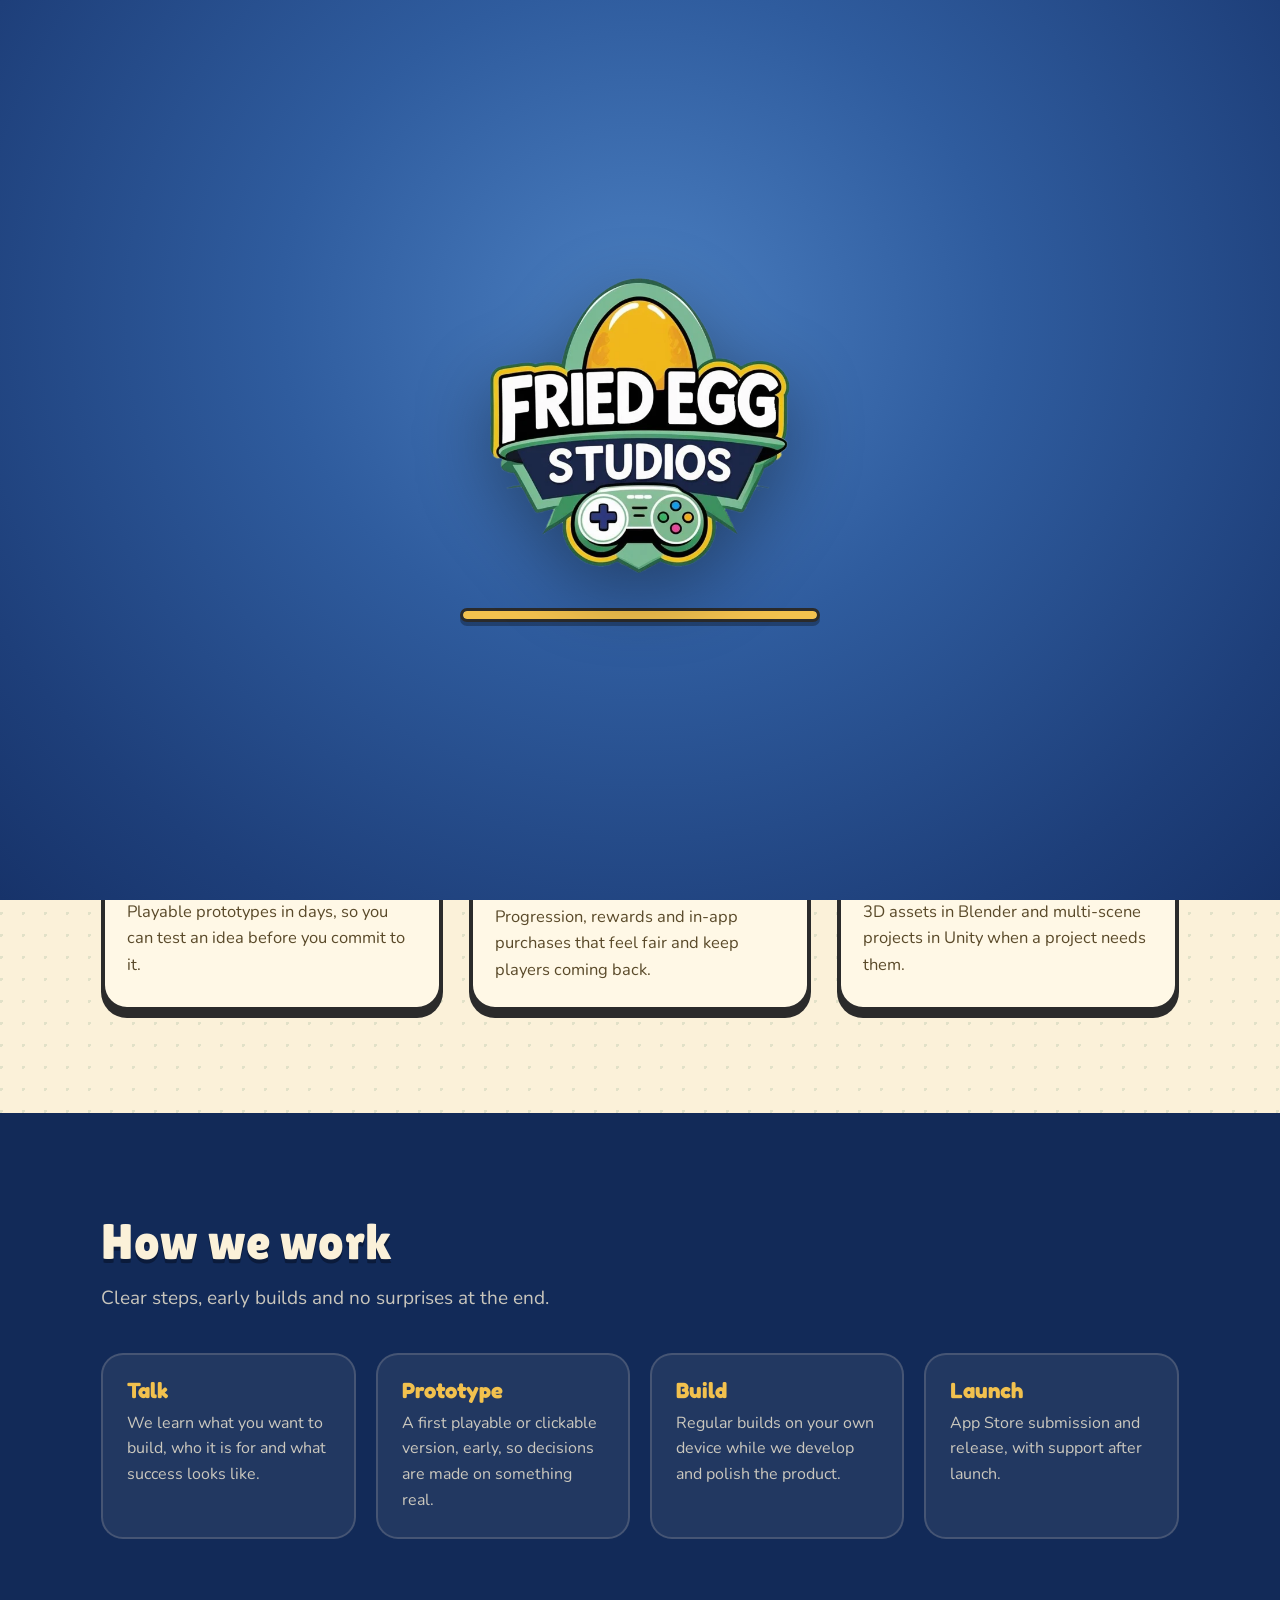
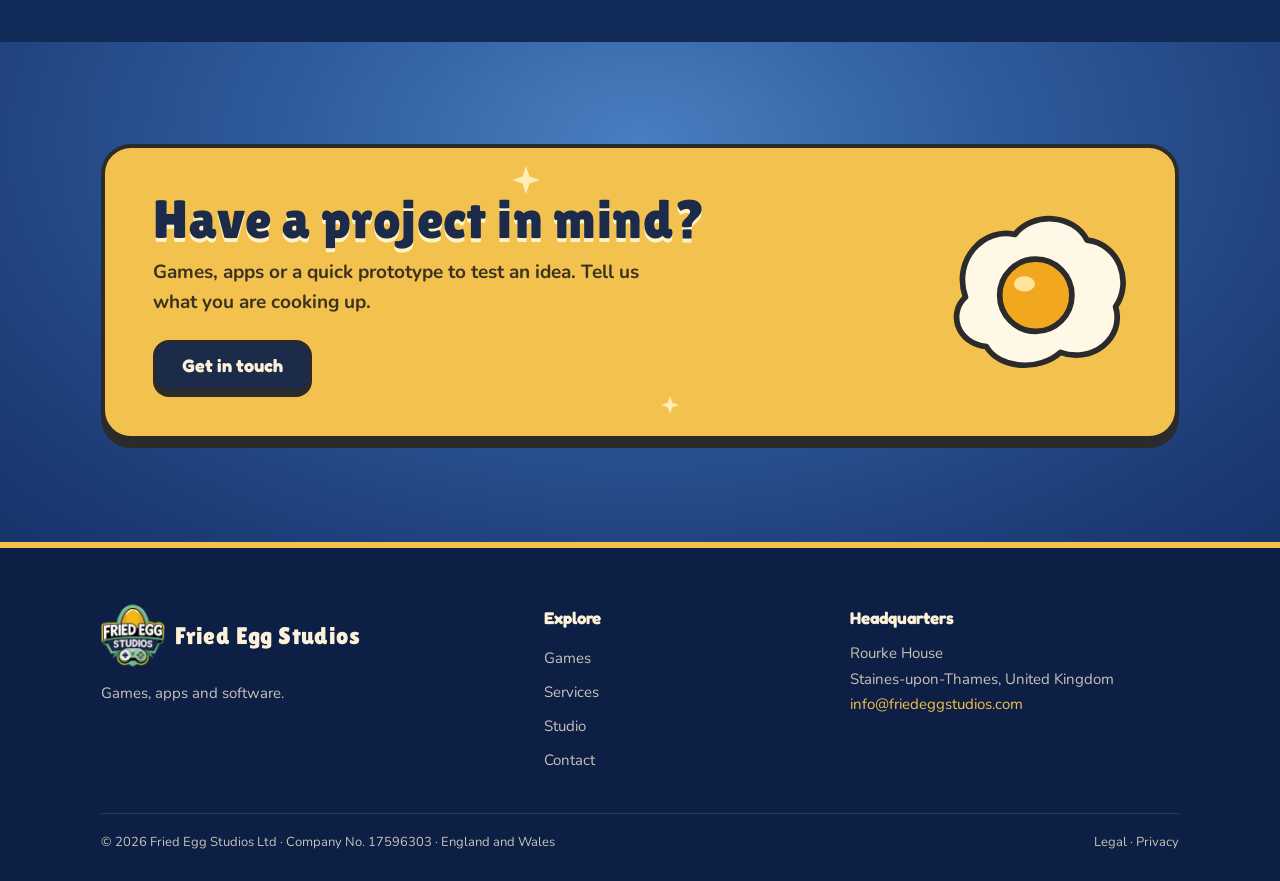
<file: services.html>
<!DOCTYPE html>
<html lang="en">
<head>
<meta charset="utf-8">
<meta name="viewport" content="width=device-width, initial-scale=1">
<title>Services · Fried Egg Studios</title>
<meta name="description" content="Game development, iOS apps, software, prototyping and game economy design for clients.">
<meta property="og:title" content="Services · Fried Egg Studios">
<meta property="og:description" content="Game development, iOS apps, software, prototyping and game economy design for clients.">
<meta property="og:type" content="website">
<meta property="og:url" content="https://friedeggstudios.com/services.html">
<meta name="theme-color" content="#122a58">
<link rel="icon" type="image/png" href="favicon.png">
<link rel="apple-touch-icon" href="apple-touch-icon.png">
<link rel="preload" href="lilita-one.woff2" as="font" type="font/woff2" crossorigin>
<link rel="preload" href="nunito-400.woff2" as="font" type="font/woff2" crossorigin>
<link rel="preload" href="fredoka-700.woff2" as="font" type="font/woff2" crossorigin>
<script>try{if(sessionStorage.getItem('fes-splash'))document.documentElement.classList.add('seen');else document.documentElement.classList.add('splashing')}catch(e){document.documentElement.classList.add('splashing')}</script>
<link rel="stylesheet" href="style.css">
</head>
<body>
<div id="splash" role="status" aria-label="Loading Fried Egg Studios"><img src="logo.webp" alt="Fried Egg Studios" width="520" height="512"><div class="track"><div class="fillbar"></div></div></div>
<header>
  <div class="wrap nav">
    <a class="brand" href="index.html"><img src="logo.webp" alt="" width="46" height="45">Fried Egg Studios</a>
    <button class="toggle" type="button" aria-expanded="false" aria-controls="menu" aria-label="Open menu"><svg width="24" height="24" viewBox="0 0 24 24" fill="none" stroke="currentColor" stroke-width="2" stroke-linecap="round" aria-hidden="true"><path d="M4 7h16M4 12h16M4 17h16"/></svg></button>
    <nav class="menu" id="menu" aria-label="Main"><a href="index.html">Home</a><a href="games.html">Games</a><a href="services.html" aria-current="page">Services</a><a href="studio.html">Studio</a><a class="cta" href="contact.html">Contact</a></nav>
  </div>
</header>
<main>
<section class="sky page-hero"><div class="wrap"><div class="copy">
  <h1>Services</h1>
  <p class="lead">We build games, apps and software for clients with the same tools and standards we use for our own products.</p>
</div></div></section>

<section class="band cream"><div class="wrap">
  <div class="lively">
    <div class="tile"><div class="cap y"><span class="badge"><svg viewBox="0 0 24 24" fill="none" stroke="#2E6B4A" stroke-width="1.8" stroke-linecap="round" stroke-linejoin="round" aria-hidden="true"><rect x="2" y="7" width="20" height="11" rx="5"/><path d="M7 11v3M5.5 12.5h3"/><circle cx="16" cy="11.5" r="1"/><circle cx="18" cy="13.5" r="1"/></svg></span><h3>Game development</h3></div><p class="txt">Casual, puzzle and arcade games for iOS. Design, art direction, programming and release.</p></div>
    <div class="tile"><div class="cap g"><span class="badge"><svg viewBox="0 0 24 24" fill="none" stroke="#2E6B4A" stroke-width="1.8" stroke-linecap="round" stroke-linejoin="round" aria-hidden="true"><rect x="7" y="2" width="10" height="20" rx="2.5"/><path d="M11 18h2"/></svg></span><h3>iOS app development</h3></div><p class="txt">Native apps in Swift and SwiftUI, from consumer and social apps to tools for business.</p></div>
    <div class="tile"><div class="cap b"><span class="badge"><svg viewBox="0 0 24 24" fill="none" stroke="#2E6B4A" stroke-width="1.8" stroke-linecap="round" stroke-linejoin="round" aria-hidden="true"><path d="M8 7l-5 5 5 5M16 7l5 5-5 5M14 4l-4 16"/></svg></span><h3>Software and backends</h3></div><p class="txt">APIs, admin tools and the services that sit behind an app.</p></div>
    <div class="tile"><div class="cap y"><span class="badge"><svg viewBox="0 0 24 24" fill="none" stroke="#2E6B4A" stroke-width="1.8" stroke-linecap="round" stroke-linejoin="round" aria-hidden="true"><path d="M13 2L4 14h7l-1 8 9-12h-7z"/></svg></span><h3>Prototyping</h3></div><p class="txt">Playable prototypes in days, so you can test an idea before you commit to it.</p></div>
    <div class="tile"><div class="cap g"><span class="badge"><svg viewBox="0 0 24 24" fill="none" stroke="#2E6B4A" stroke-width="1.8" stroke-linecap="round" stroke-linejoin="round" aria-hidden="true"><path d="M3 3v18h18"/><path d="M7 15l4-4 3 3 6-6"/></svg></span><h3>Game economy design</h3></div><p class="txt">Progression, rewards and in-app purchases that feel fair and keep players coming back.</p></div>
    <div class="tile"><div class="cap b"><span class="badge"><svg viewBox="0 0 24 24" fill="none" stroke="#2E6B4A" stroke-width="1.8" stroke-linecap="round" stroke-linejoin="round" aria-hidden="true"><path d="M12 2l9 5v10l-9 5-9-5V7z"/><path d="M12 22V12M21 7l-9 5-9-5"/></svg></span><h3>3D and Unity</h3></div><p class="txt">3D assets in Blender and multi-scene projects in Unity when a project needs them.</p></div>
  </div>
</div></section>

<section class="band deep"><div class="wrap">
  <div class="head"><h2>How we work</h2><p class="lead">Clear steps, early builds and no surprises at the end.</p></div>
  <div class="grid4">
    <div class="plain"><h3>Talk</h3><p>We learn what you want to build, who it is for and what success looks like.</p></div>
    <div class="plain"><h3>Prototype</h3><p>A first playable or clickable version, early, so decisions are made on something real.</p></div>
    <div class="plain"><h3>Build</h3><p>Regular builds on your own device while we develop and polish the product.</p></div>
    <div class="plain"><h3>Launch</h3><p>App Store submission and release, with support after launch.</p></div>
  </div>
</div></section>
<section class="band sky"><div class="wrap">
  <div class="cta2">
    <svg class="spark" width="28" height="28" viewBox="0 0 24 24" style="left:38%;top:18px" aria-hidden="true"><path d="M12 0l3 9 9 3-9 3-3 9-3-9-9-3 9-3z"/></svg>
    <svg class="spark" width="18" height="18" viewBox="0 0 24 24" style="left:52%;bottom:22px" aria-hidden="true"><path d="M12 0l3 9 9 3-9 3-3 9-3-9-9-3 9-3z"/></svg>
    <div><h2>Have a project in mind?</h2><p>Games, apps or a quick prototype to test an idea. Tell us what you are cooking up.</p><a class="btn" href="contact.html">Get in touch</a></div>
    <svg class="egg" viewBox="0 0 200 180" aria-hidden="true"><path d="M30 96c-14-40 20-74 52-66 18-24 62-22 76 6 34 4 48 44 30 70 10 34-26 60-58 48-22 20-64 18-78-6-32-4-40-36-22-52z" fill="#fff8e6" stroke="#2B2B2B" stroke-width="6" stroke-linejoin="round"/><circle cx="104" cy="94" r="38" fill="#F2A81E" stroke="#2B2B2B" stroke-width="6"/><ellipse cx="92" cy="82" rx="11" ry="8" fill="#FFE39A"/></svg>
  </div>
</div></section>
</main>
<footer>
  <div class="wrap">
    <div class="foot">
      <div>
        <a class="brand" href="index.html"><img src="logo.webp" alt="" width="64" height="63">Fried Egg Studios</a>
        <p style="margin-top:14px;max-width:40ch">Games, apps and software.</p>
      </div>
      <div><h4>Explore</h4><ul><li><a href="games.html">Games</a></li><li><a href="services.html">Services</a></li><li><a href="studio.html">Studio</a></li><li><a href="contact.html">Contact</a></li></ul></div>
      <div><h4>Headquarters</h4><address>Rourke House<br>Staines-upon-Thames, United Kingdom<br><a href="mailto:info@friedeggstudios.com">info@friedeggstudios.com</a></address></div>
    </div>
    <div class="legal-line"><span>© 2026 Fried Egg Studios Ltd · Company No. 17596303 · England and Wales</span><span><a href="legal.html">Legal</a> · <a href="legal.html#privacy">Privacy</a></span></div>
  </div>
</footer>
<script>
{const sp=document.getElementById('splash'),h=document.documentElement;
if(h.classList.contains('splashing')){setTimeout(()=>{sp.classList.add('done');h.classList.remove('splashing');try{sessionStorage.setItem('fes-splash','1')}catch(e){}},3000)}}
{const b=document.querySelector('.toggle'),m=document.getElementById('menu');
b.addEventListener('click',()=>{const o=m.classList.toggle('open');b.setAttribute('aria-expanded',o);b.setAttribute('aria-label',o?'Close menu':'Open menu')});}
</script>
</body>
</html>
</file>
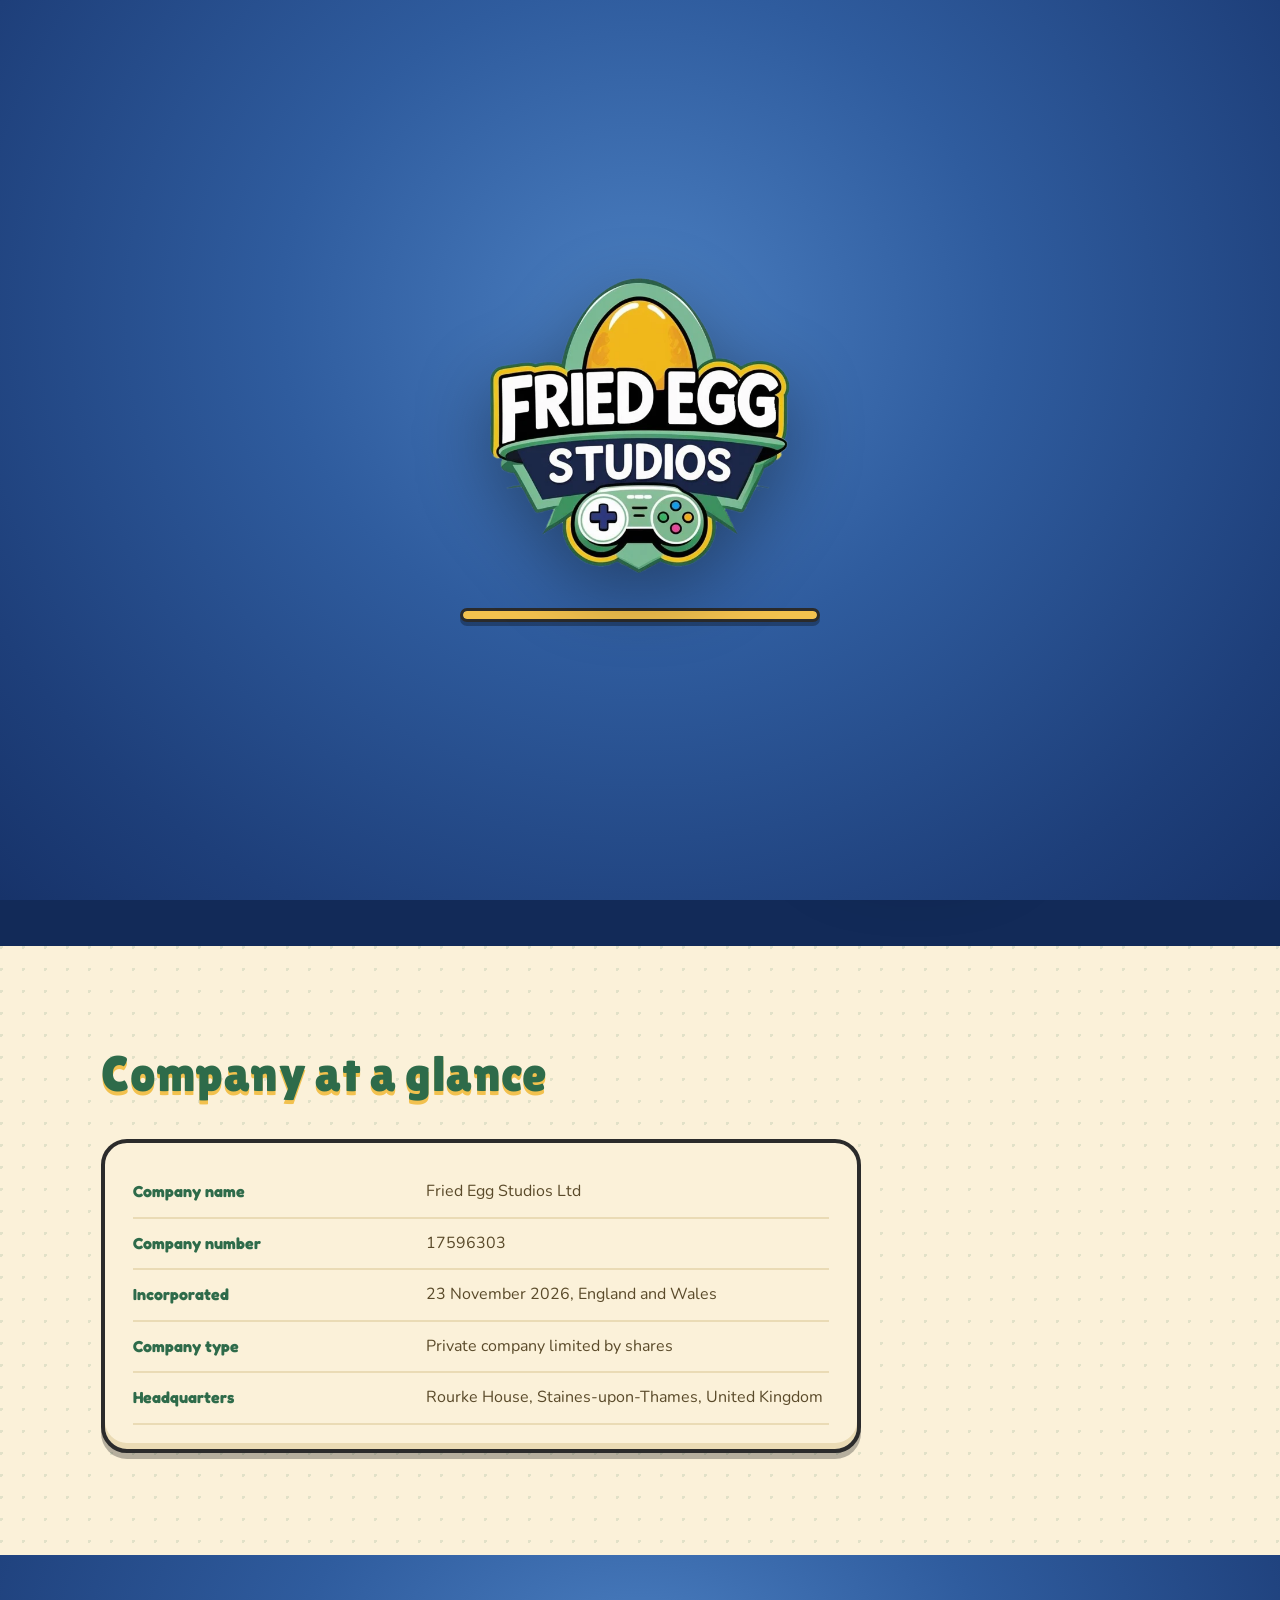
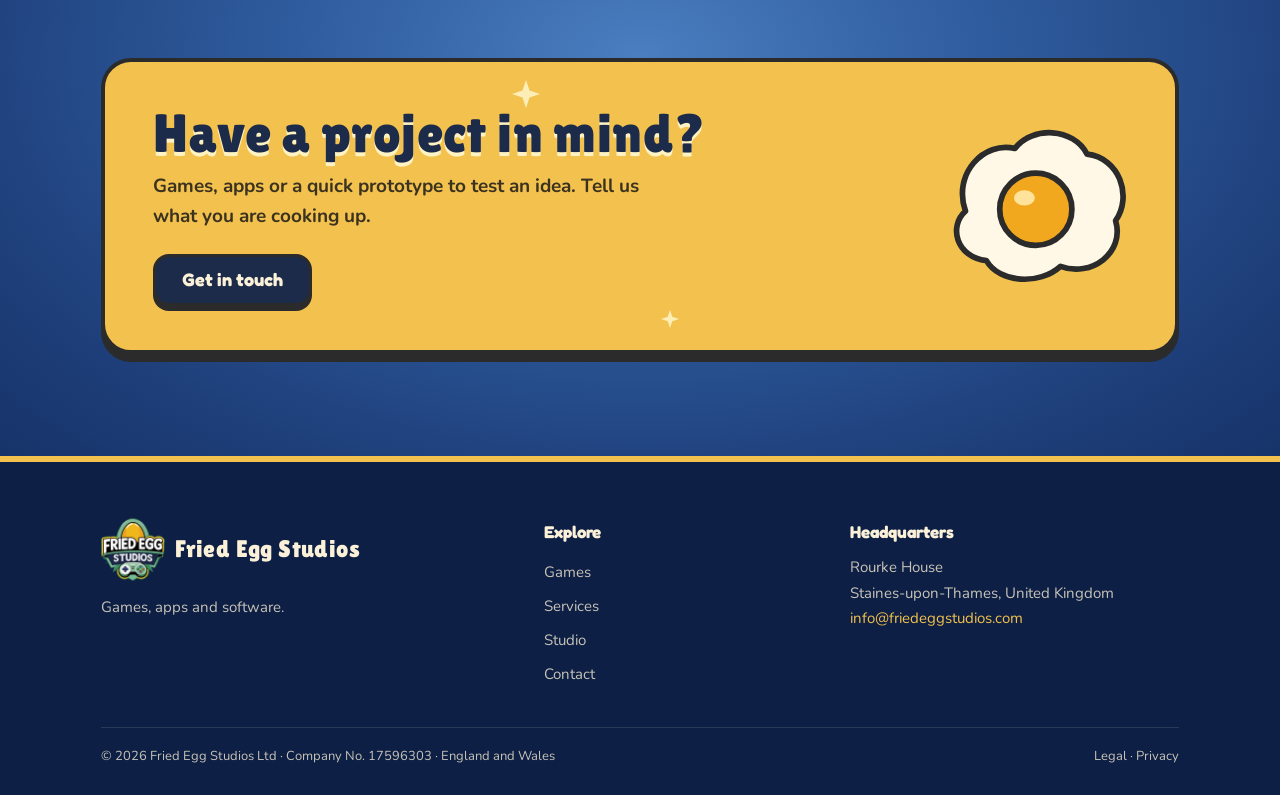
<file: studio.html>
<!DOCTYPE html>
<html lang="en">
<head>
<meta charset="utf-8">
<meta name="viewport" content="width=device-width, initial-scale=1">
<title>About · Fried Egg Studios</title>
<meta name="description" content="About Fried Egg Studios Ltd, an independent studio registered in England and Wales.">
<meta property="og:title" content="About · Fried Egg Studios">
<meta property="og:description" content="About Fried Egg Studios Ltd, an independent studio registered in England and Wales.">
<meta property="og:type" content="website">
<meta property="og:url" content="https://friedeggstudios.com/studio.html">
<meta name="theme-color" content="#122a58">
<link rel="icon" type="image/png" href="favicon.png">
<link rel="apple-touch-icon" href="apple-touch-icon.png">
<link rel="preload" href="lilita-one.woff2" as="font" type="font/woff2" crossorigin>
<link rel="preload" href="nunito-400.woff2" as="font" type="font/woff2" crossorigin>
<link rel="preload" href="fredoka-700.woff2" as="font" type="font/woff2" crossorigin>
<script>try{if(sessionStorage.getItem('fes-splash'))document.documentElement.classList.add('seen');else document.documentElement.classList.add('splashing')}catch(e){document.documentElement.classList.add('splashing')}</script>
<link rel="stylesheet" href="style.css">
</head>
<body>
<div id="splash" role="status" aria-label="Loading Fried Egg Studios"><img src="logo.webp" alt="Fried Egg Studios" width="520" height="512"><div class="track"><div class="fillbar"></div></div></div>
<header>
  <div class="wrap nav">
    <a class="brand" href="index.html"><img src="logo.webp" alt="" width="46" height="45">Fried Egg Studios</a>
    <button class="toggle" type="button" aria-expanded="false" aria-controls="menu" aria-label="Open menu"><svg width="24" height="24" viewBox="0 0 24 24" fill="none" stroke="currentColor" stroke-width="2" stroke-linecap="round" aria-hidden="true"><path d="M4 7h16M4 12h16M4 17h16"/></svg></button>
    <nav class="menu" id="menu" aria-label="Main"><a href="index.html">Home</a><a href="games.html">Games</a><a href="services.html">Services</a><a href="studio.html" aria-current="page">Studio</a><a class="cta" href="contact.html">Contact</a></nav>
  </div>
</header>
<main>
<section class="sky page-hero"><div class="wrap"><div class="copy">
  <h1>About the studio</h1>
  <p class="lead">Fried Egg Studios makes games and software that are simple to start and hard to put down.</p>
</div></div></section>

<section class="band deep"><div class="wrap">
  <div class="grid2" style="align-items:center">
    <div class="prose">
      <h2 style="margin-top:0">Who we are</h2>
      <p>Fried Egg Studios is an independent studio registered in England and Wales. We work in two ways: we publish our own mobile games, and we build games, apps and software for clients.</p>
      <p>Our first titles are Touch Nut and Boo: Back Home, both coming to iPhone. Alongside games, the studio also builds social apps and other software.</p>
      <h2>What we care about</h2>
    </div>
    <div class="stage"><img src="logo.webp" alt="Fried Egg Studios logo" width="520" height="512" style="width:min(100%,340px)"></div>
  </div>
</div></section>

<section class="band cream"><div class="wrap">
  <div class="head"><h2>Company at a glance</h2></div>
  <div class="panel" style="padding:24px 28px;max-width:760px">
    <table class="facts"><tbody>
      <tr><th scope="row">Company name</th><td>Fried Egg Studios Ltd</td></tr>
      <tr><th scope="row">Company number</th><td>17596303</td></tr>
      <tr><th scope="row">Incorporated</th><td>23 November 2026, England and Wales</td></tr>
      <tr><th scope="row">Company type</th><td>Private company limited by shares</td></tr>
      <tr><th scope="row">Headquarters</th><td>Rourke House, Staines-upon-Thames, United Kingdom</td></tr>
    </tbody></table>
  </div>
</div></section>
<section class="band sky"><div class="wrap">
  <div class="cta2">
    <svg class="spark" width="28" height="28" viewBox="0 0 24 24" style="left:38%;top:18px" aria-hidden="true"><path d="M12 0l3 9 9 3-9 3-3 9-3-9-9-3 9-3z"/></svg>
    <svg class="spark" width="18" height="18" viewBox="0 0 24 24" style="left:52%;bottom:22px" aria-hidden="true"><path d="M12 0l3 9 9 3-9 3-3 9-3-9-9-3 9-3z"/></svg>
    <div><h2>Have a project in mind?</h2><p>Games, apps or a quick prototype to test an idea. Tell us what you are cooking up.</p><a class="btn" href="contact.html">Get in touch</a></div>
    <svg class="egg" viewBox="0 0 200 180" aria-hidden="true"><path d="M30 96c-14-40 20-74 52-66 18-24 62-22 76 6 34 4 48 44 30 70 10 34-26 60-58 48-22 20-64 18-78-6-32-4-40-36-22-52z" fill="#fff8e6" stroke="#2B2B2B" stroke-width="6" stroke-linejoin="round"/><circle cx="104" cy="94" r="38" fill="#F2A81E" stroke="#2B2B2B" stroke-width="6"/><ellipse cx="92" cy="82" rx="11" ry="8" fill="#FFE39A"/></svg>
  </div>
</div></section>
</main>
<footer>
  <div class="wrap">
    <div class="foot">
      <div>
        <a class="brand" href="index.html"><img src="logo.webp" alt="" width="64" height="63">Fried Egg Studios</a>
        <p style="margin-top:14px;max-width:40ch">Games, apps and software.</p>
      </div>
      <div><h4>Explore</h4><ul><li><a href="games.html">Games</a></li><li><a href="services.html">Services</a></li><li><a href="studio.html">Studio</a></li><li><a href="contact.html">Contact</a></li></ul></div>
      <div><h4>Headquarters</h4><address>Rourke House<br>Staines-upon-Thames, United Kingdom<br><a href="mailto:info@friedeggstudios.com">info@friedeggstudios.com</a></address></div>
    </div>
    <div class="legal-line"><span>© 2026 Fried Egg Studios Ltd · Company No. 17596303 · England and Wales</span><span><a href="legal.html">Legal</a> · <a href="legal.html#privacy">Privacy</a></span></div>
  </div>
</footer>
<script>
{const sp=document.getElementById('splash'),h=document.documentElement;
if(h.classList.contains('splashing')){setTimeout(()=>{sp.classList.add('done');h.classList.remove('splashing');try{sessionStorage.setItem('fes-splash','1')}catch(e){}},3000)}}
{const b=document.querySelector('.toggle'),m=document.getElementById('menu');
b.addEventListener('click',()=>{const o=m.classList.toggle('open');b.setAttribute('aria-expanded',o);b.setAttribute('aria-label',o?'Close menu':'Open menu')});}
</script>
</body>
</html>
</file>
<file: style.css>
/*
VOICE  playful, warm, confident: a small studio that ships finished games
IDEA   a game's title screen and level-select: cream cartridge-label panels on a night-blue sky
PICTURE the Fried Egg badge on a glowing stage, plus drawn key art for each game
COLOUR deep sky blue fields, cream panels with ink outlines, egg-yolk yellow accent, leaf green text
TYPE   Fredoka (display, buttons) + Nunito (body)
LAYOUT sticky header, full-width blue bands, panels on a 1180px grid, stacks below 760px
*/
@font-face{font-family:'Nunito';src:url(nunito-400.woff2) format('woff2');font-weight:400 600;font-display:block}
@font-face{font-family:'Nunito';src:url(nunito-700.woff2) format('woff2');font-weight:700;font-display:block}
@font-face{font-family:'Nunito';src:url(nunito-800.woff2) format('woff2');font-weight:800 900;font-display:block}
@font-face{font-family:'Lilita One';src:url(lilita-one.woff2) format('woff2');font-weight:400;font-display:block}
@font-face{font-family:'Fredoka';src:url(fredoka-700.woff2) format('woff2');font-weight:600 700;font-display:block}

:root{--sky1:#4A7EC0;--sky2:#2F5C9E;--sky3:#1E3F7A;--sky4:#17336A;--deep:#122a58;
--cream:#FBF1D9;--cream2:#EADBB5;--ink:#2B2B2B;--green:#2E6B4A;--yolk:#F2C14E;--yolk2:#B98A1A;
--text:#FBF1D9;--muted:rgba(251,241,217,.78);--brown:#5A4A2A;color-scheme:dark}
*{box-sizing:border-box;min-width:0}
html{scroll-padding-top:88px}
body{margin:0;background:var(--sky3);color:var(--text);font:17px/1.6 'Nunito',system-ui,sans-serif;overflow-x:clip}
a{color:var(--yolk)}a:hover{color:#ffd877}
img{max-width:100%;height:auto;display:block}
h1,h2,h3{font-family:'Fredoka',system-ui,sans-serif;font-weight:700;line-height:1.08;margin:0;text-wrap:balance}
h1{font-size:clamp(40px,6vw,64px)}h2{font-size:clamp(32px,4vw,46px)}h3{font-size:24px}
p{margin:0}
.wrap{max-width:1180px;margin:0 auto;padding:0 max(4vw,16px)}
.sky{background:radial-gradient(ellipse at 50% 20%,var(--sky1) 0%,var(--sky2) 38%,var(--sky3) 78%,var(--sky4) 100%)}
.band{padding:clamp(56px,8vw,104px) 0}
.band.deep{background:var(--deep)}
.band.cream{background:var(--cream);color:var(--green)}
.band.cream p{color:var(--brown)}
.lead{font-size:19px;color:var(--muted);max-width:60ch}
.band.cream .lead{color:var(--brown)}
.head{display:flex;flex-direction:column;gap:14px;margin-bottom:40px;max-width:720px}

/* header */
header{position:sticky;top:0;z-index:10;background:rgba(18,42,88,.92);backdrop-filter:blur(8px);border-bottom:1px solid rgba(251,241,217,.12)}
.nav{display:flex;align-items:center;justify-content:space-between;gap:12px;flex-wrap:wrap;min-height:72px}
.brand{display:flex;align-items:center;gap:10px;color:var(--text);text-decoration:none;font-family:'Fredoka',sans-serif;font-weight:700;font-size:21px}
.brand img{width:46px;height:45px}
.menu{display:flex;flex-wrap:wrap;gap:2px;align-items:center}
.menu a{display:inline-flex;align-items:center;min-height:44px;padding:0 14px;border-radius:12px;color:var(--text);text-decoration:none;font-weight:700;font-size:16px}
.menu a:hover{background:rgba(251,241,217,.1)}
.menu a[aria-current=page]{color:var(--yolk)}
.menu .cta{background:var(--yolk);color:#1a2a4a;box-shadow:0 4px 0 var(--yolk2);margin-left:6px}
.menu .cta:hover{background:#ffd877;color:#1a2a4a}
.toggle{display:none}

/* buttons */
.btns{display:flex;flex-wrap:wrap;gap:14px}
.btn{display:inline-flex;align-items:center;min-height:52px;padding:0 26px;border-radius:16px;font-family:'Fredoka',sans-serif;font-weight:700;font-size:18px;text-decoration:none;border:3px solid var(--ink)}
.btn.yolk{background:var(--yolk);color:#1a2a4a;box-shadow:0 5px 0 var(--ink)}
.btn.ghost{background:transparent;color:var(--text);border-color:rgba(251,241,217,.6)}
.btn:hover{transform:translateY(-1px)}
a:focus-visible,.btn:focus-visible{outline:3px solid var(--yolk);outline-offset:3px}

/* the cream panel: the site's signature */
.panel{background:var(--cream);color:var(--green);border:4px solid var(--ink);border-radius:26px;box-shadow:0 6px 0 rgba(0,0,0,.28),inset 0 -6px 0 var(--cream2)}
.panel p{color:var(--brown)}
.track{height:12px;border-radius:999px;background:#1A3366;overflow:hidden}
.bar{height:100%;width:62%;border-radius:999px;background:var(--yolk);animation:fill 4s ease-in-out infinite}
@keyframes fill{0%{width:40%}50%{width:72%}100%{width:40%}}
@media (prefers-reduced-motion:reduce){.bar{animation:none}}

/* hero */
.hero{display:grid;grid-template-columns:minmax(0,1.05fr) minmax(0,.95fr);gap:48px;align-items:center;padding-block:clamp(48px,7vw,96px) clamp(64px,8vw,112px)}
.hero .copy{display:flex;flex-direction:column;gap:24px}
.stage{display:flex;flex-direction:column;align-items:center;gap:26px}
.stage img{width:min(100%,380px);filter:drop-shadow(0 22px 36px rgba(0,0,0,.35))}
.launch{width:100%;max-width:460px;padding:22px 26px;display:flex;flex-direction:column;gap:12px}
.launch strong{font-family:'Fredoka',sans-serif;font-size:26px;line-height:1.1}
.page-hero{padding:clamp(56px,7vw,96px) 0 clamp(48px,6vw,80px)}
.page-hero .copy{display:flex;flex-direction:column;gap:18px;max-width:760px}

/* grids */
.grid2{display:grid;grid-template-columns:repeat(2,minmax(0,1fr));gap:28px}
.grid3{display:grid;grid-template-columns:repeat(3,minmax(0,1fr));gap:22px}
.grid4{display:grid;grid-template-columns:repeat(4,minmax(0,1fr));gap:20px}

/* game cards */
.game{overflow:hidden;display:flex;flex-direction:column}
.art{aspect-ratio:16/10;border-bottom:4px solid var(--ink)}
.art svg{width:100%;height:100%;display:block}
.game .body{padding:24px 26px 28px;display:flex;flex-direction:column;gap:12px;flex-grow:1}
.game h3{font-size:30px}
.tags{display:flex;flex-wrap:wrap;gap:8px;margin-top:auto;padding-top:6px}
.tag{padding:5px 12px;border-radius:10px;background:#efe2bf;color:var(--green);font-weight:800;font-size:14px;white-space:nowrap}
.date{align-self:flex-start;padding:4px 12px;border-radius:999px;background:var(--yolk);border:2px solid var(--ink);color:#1a2a4a;font-family:'Fredoka',sans-serif;font-weight:700;font-size:15px;white-space:nowrap}

/* feature cards */
.card{padding:26px;display:flex;flex-direction:column;gap:10px}
.card svg{width:40px;height:40px;flex:none}
.card h3{font-size:23px}
.card p{font-size:16px}
.plain{padding:24px;border-radius:22px;background:rgba(251,241,217,.07);border:2px solid rgba(251,241,217,.16);display:flex;flex-direction:column;gap:8px}
.plain h3{font-size:22px;color:var(--yolk)}
.plain p{color:var(--muted);font-size:16px}

/* game detail */
.detail{display:grid;grid-template-columns:minmax(0,1fr) minmax(0,1fr);gap:40px;align-items:center}
.detail+.detail{margin-top:72px}
.detail .copy{display:flex;flex-direction:column;gap:16px}
.detail ul{margin:4px 0 0;padding-left:20px;color:var(--muted)}
.detail li{margin:4px 0}
.detail .art{border:4px solid var(--ink);border-radius:26px;overflow:hidden;box-shadow:0 6px 0 rgba(0,0,0,.28)}

/* facts table */
.facts{width:100%;border-collapse:collapse;font-size:16px}
.facts th,.facts td{text-align:left;padding:12px 0;border-bottom:2px solid var(--cream2);vertical-align:top}
.facts th{width:42%;color:var(--green);font-family:'Fredoka',sans-serif;font-weight:700;padding-right:16px}
.facts td{color:var(--brown)}
.prose{max-width:72ch;display:flex;flex-direction:column;gap:14px}
.prose h2{font-size:30px;margin-top:18px}
.prose p,.prose li{color:var(--muted)}
.prose ul{margin:0;padding-left:20px}

/* cta band */
.cta-band{display:flex;flex-wrap:wrap;align-items:center;justify-content:space-between;gap:24px;padding:36px 40px}
.cta-band h2{font-size:clamp(28px,3.4vw,40px)}
.mail{font-family:'Fredoka',sans-serif;font-weight:700;font-size:clamp(22px,3vw,30px);color:var(--green);text-decoration:none;border-bottom:3px solid var(--yolk);overflow-wrap:anywhere}

/* footer */
footer{background:#0d1f44;color:var(--muted);font-size:15px}
.foot{display:grid;grid-template-columns:minmax(0,1.4fr) repeat(2,minmax(0,1fr));gap:32px;padding:48px 0 28px}
.foot h4{margin:0 0 10px;font-family:'Fredoka',sans-serif;font-size:17px;color:var(--text)}
.foot ul{list-style:none;margin:0;padding:0}
.foot li a{display:inline-block;padding:5px 0;color:var(--muted);text-decoration:none}
.foot li a:hover{color:var(--yolk)}
.legal-line{border-top:1px solid rgba(251,241,217,.12);padding:18px 0 28px;font-size:13px;line-height:1.6}

@media (max-width:960px){.grid4{grid-template-columns:repeat(2,minmax(0,1fr))}.grid3{grid-template-columns:repeat(2,minmax(0,1fr))}}
@media (max-width:760px){
 .hero,.detail,.grid2{grid-template-columns:minmax(0,1fr)}
 .hero{gap:36px}.stage{order:-1}.stage img{width:min(70%,260px)}
 .detail .art{order:-1}
 .grid3,.grid4{grid-template-columns:minmax(0,1fr)}
 .foot{grid-template-columns:minmax(0,1fr)}
 .toggle{display:inline-flex;align-items:center;justify-content:center;width:48px;height:48px;border-radius:12px;border:2px solid rgba(251,241,217,.4);background:transparent;color:var(--text)}
 .menu{display:none;width:100%;flex-direction:column;align-items:stretch;padding-bottom:14px}
 .menu.open{display:flex}
 .menu .cta{margin:6px 0 0;justify-content:center}
 .cta-band{padding:28px 24px}
}

/* ---- v2: livelier cream sections, CTA and corporate footer ---- */
.band.cream{background:
  radial-gradient(circle at 1px 1px,rgba(46,107,74,.12) 1.6px,transparent 0) 0 0/22px 22px,
  var(--cream)}
.band.cream h2{color:var(--green);text-shadow:3px 3px 0 var(--yolk)}
.lively{display:grid;grid-template-columns:repeat(3,minmax(0,1fr));gap:26px}
.tile{position:relative;display:flex;flex-direction:column;background:#fff8e6;border:4px solid var(--ink);border-radius:26px;box-shadow:0 7px 0 var(--ink);overflow:hidden;transition:transform .2s ease}
.tile:hover{transform:translateY(-4px) rotate(-.6deg)}
.tile .cap{display:flex;align-items:center;gap:14px;padding:20px 22px;border-bottom:4px solid var(--ink)}
.tile .cap.y{background:var(--yolk)}.tile .cap.g{background:#7FBF8E}.tile .cap.b{background:#7DB2F0}
.tile .badge{flex:none;width:58px;height:58px;border-radius:18px;background:#fff8e6;border:3px solid var(--ink);display:grid;place-items:center;box-shadow:0 4px 0 var(--ink)}
.tile .badge svg{width:32px;height:32px}
.tile h3{font-size:26px;color:#1d2b4a;line-height:1.05}
.tile .txt{padding:20px 22px 24px;color:var(--brown);font-size:16.5px}
@media (prefers-reduced-motion:reduce){.tile,.tile:hover{transition:none;transform:none}}

.cta2{position:relative;display:grid;grid-template-columns:minmax(0,1fr) auto;align-items:center;gap:28px;padding:44px 48px;background:var(--yolk);border:4px solid var(--ink);border-radius:30px;box-shadow:0 8px 0 var(--ink);overflow:hidden;color:#1d2b4a}
.cta2 h2{font-size:clamp(34px,4.6vw,56px);color:#1d2b4a;text-shadow:3px 3px 0 #fff3c4}
.cta2 p{font-size:19px;font-weight:700;color:#3b3220;max-width:46ch;margin-top:10px}
.cta2 .btn{background:#1d2b4a;color:var(--cream);border-color:var(--ink);box-shadow:0 5px 0 var(--ink);margin-top:22px}
.cta2 .btn:hover{color:#fff}
.cta2 .egg{width:190px;height:auto}
.cta2 .spark{position:absolute;fill:#fff3c4;opacity:.9}

footer{background:#0d1f44;border-top:6px solid var(--yolk)}
.foot{grid-template-columns:minmax(0,1.5fr) minmax(0,1fr) minmax(0,1.2fr);padding:56px 0 36px}
.foot .brand img{width:64px;height:63px}
.foot .brand{font-size:24px}
.foot p{color:var(--muted)}
.foot address{font-style:normal;color:var(--muted);line-height:1.7}
.foot address a{color:var(--yolk);text-decoration:none}
.legal-line{display:flex;flex-wrap:wrap;justify-content:space-between;gap:8px 24px}
.legal-line a{color:var(--muted);text-decoration:none}
.legal-line a:hover{color:var(--yolk)}

@media (max-width:960px){.lively{grid-template-columns:minmax(0,1fr)}}
@media (max-width:760px){.cta2{grid-template-columns:minmax(0,1fr);padding:32px 26px}.cta2 .egg{display:none}}
.foot address a{overflow-wrap:anywhere;word-break:break-word}

/* splash: shown once per visit, at least 3 seconds */
#splash{position:fixed;inset:0;z-index:100;display:flex;flex-direction:column;align-items:center;justify-content:center;gap:34px;padding:24px;
background:radial-gradient(ellipse at 50% 35%,var(--sky1) 0%,var(--sky2) 40%,var(--sky3) 80%,var(--sky4) 100%);transition:opacity .5s ease,visibility .5s}
#splash img{width:min(62vw,300px);filter:drop-shadow(0 22px 36px rgba(0,0,0,.35));animation:pop .9s cubic-bezier(.2,1.6,.4,1) both}
#splash .track{width:min(70vw,360px);height:14px;border:3px solid var(--ink);box-shadow:0 4px 0 rgba(0,0,0,.3)}
#splash .fillbar{height:100%;width:0;background:var(--yolk);border-radius:999px;animation:load 2.8s ease-in-out .2s forwards}
#splash.done{opacity:0;visibility:hidden}
html.seen #splash{display:none}
html.splashing{overflow:hidden}
@keyframes pop{0%{transform:scale(.6) translateY(20px);opacity:0}100%{transform:none;opacity:1}}
@keyframes load{to{width:100%}}
@media (prefers-reduced-motion:reduce){#splash img{animation:none}#splash .fillbar{animation:none;width:100%}}
@media (max-width:760px){.foot{grid-template-columns:minmax(0,1fr);gap:28px}}

/* ---- v3: stronger, game-title headings (Lilita One, matches the logo lettering) ---- */
h1,h2,.tile h3,.game h3,.cta2 h2,.launch strong{font-family:'Lilita One','Fredoka',system-ui,sans-serif;font-weight:400;letter-spacing:.4px}
h1{font-size:clamp(46px,6.6vw,80px);line-height:1;color:var(--cream);text-shadow:0 5px 0 #0b1b3b}
h2{font-size:clamp(38px,4.8vw,58px);line-height:1.02;color:var(--cream);text-shadow:0 4px 0 #0b1b3b}
.band.cream h2{color:var(--green);text-shadow:0 4px 0 var(--yolk);-webkit-text-stroke:0}
.panel h2,.panel h3,.game h3{text-shadow:none}
.game h3{font-size:34px;color:var(--green)}
.tile h3{font-size:30px;color:#1d2b4a}
.cta2 h2{font-size:clamp(40px,5.2vw,64px);color:#1d2b4a;text-shadow:0 4px 0 #fff3c4}
.detail h2{font-size:clamp(40px,4.6vw,56px)}
.page-hero h1{font-size:clamp(48px,7vw,88px)}
.brand{font-family:'Lilita One','Fredoka',sans-serif;font-weight:400;letter-spacing:.4px}
.head{gap:16px}

/* ---- v4: stable Contact button, big hero title ---- */
.menu .cta,.menu .cta:hover,.menu .cta:focus,.menu .cta[aria-current=page]{background:var(--yolk);color:#1a2a4a;transition:none}
.btn,.btn:hover{transition:none;transform:none}
.hero h1{font-size:clamp(54px,8.4vw,116px);line-height:.96;text-shadow:0 6px 0 #0b1b3b}
h2{font-size:clamp(34px,4vw,50px)}
.cta2 h2{font-size:clamp(36px,4.4vw,54px)}
.hero{grid-template-columns:minmax(0,1.45fr) minmax(0,.75fr)}
.hero h1{font-size:clamp(54px,7.2vw,98px)}
@media (max-width:760px){.hero{grid-template-columns:minmax(0,1fr)}}
/* v5: bigger hero title */
.hero{grid-template-columns:minmax(0,1.8fr) minmax(0,.55fr);gap:32px}
.hero h1{font-size:clamp(60px,9.4vw,116px);line-height:.95}
.hero .stage img{width:min(100%,320px)}
@media (max-width:760px){.hero{grid-template-columns:minmax(0,1fr)}.hero h1{font-size:clamp(52px,14vw,72px)}}
</file>
